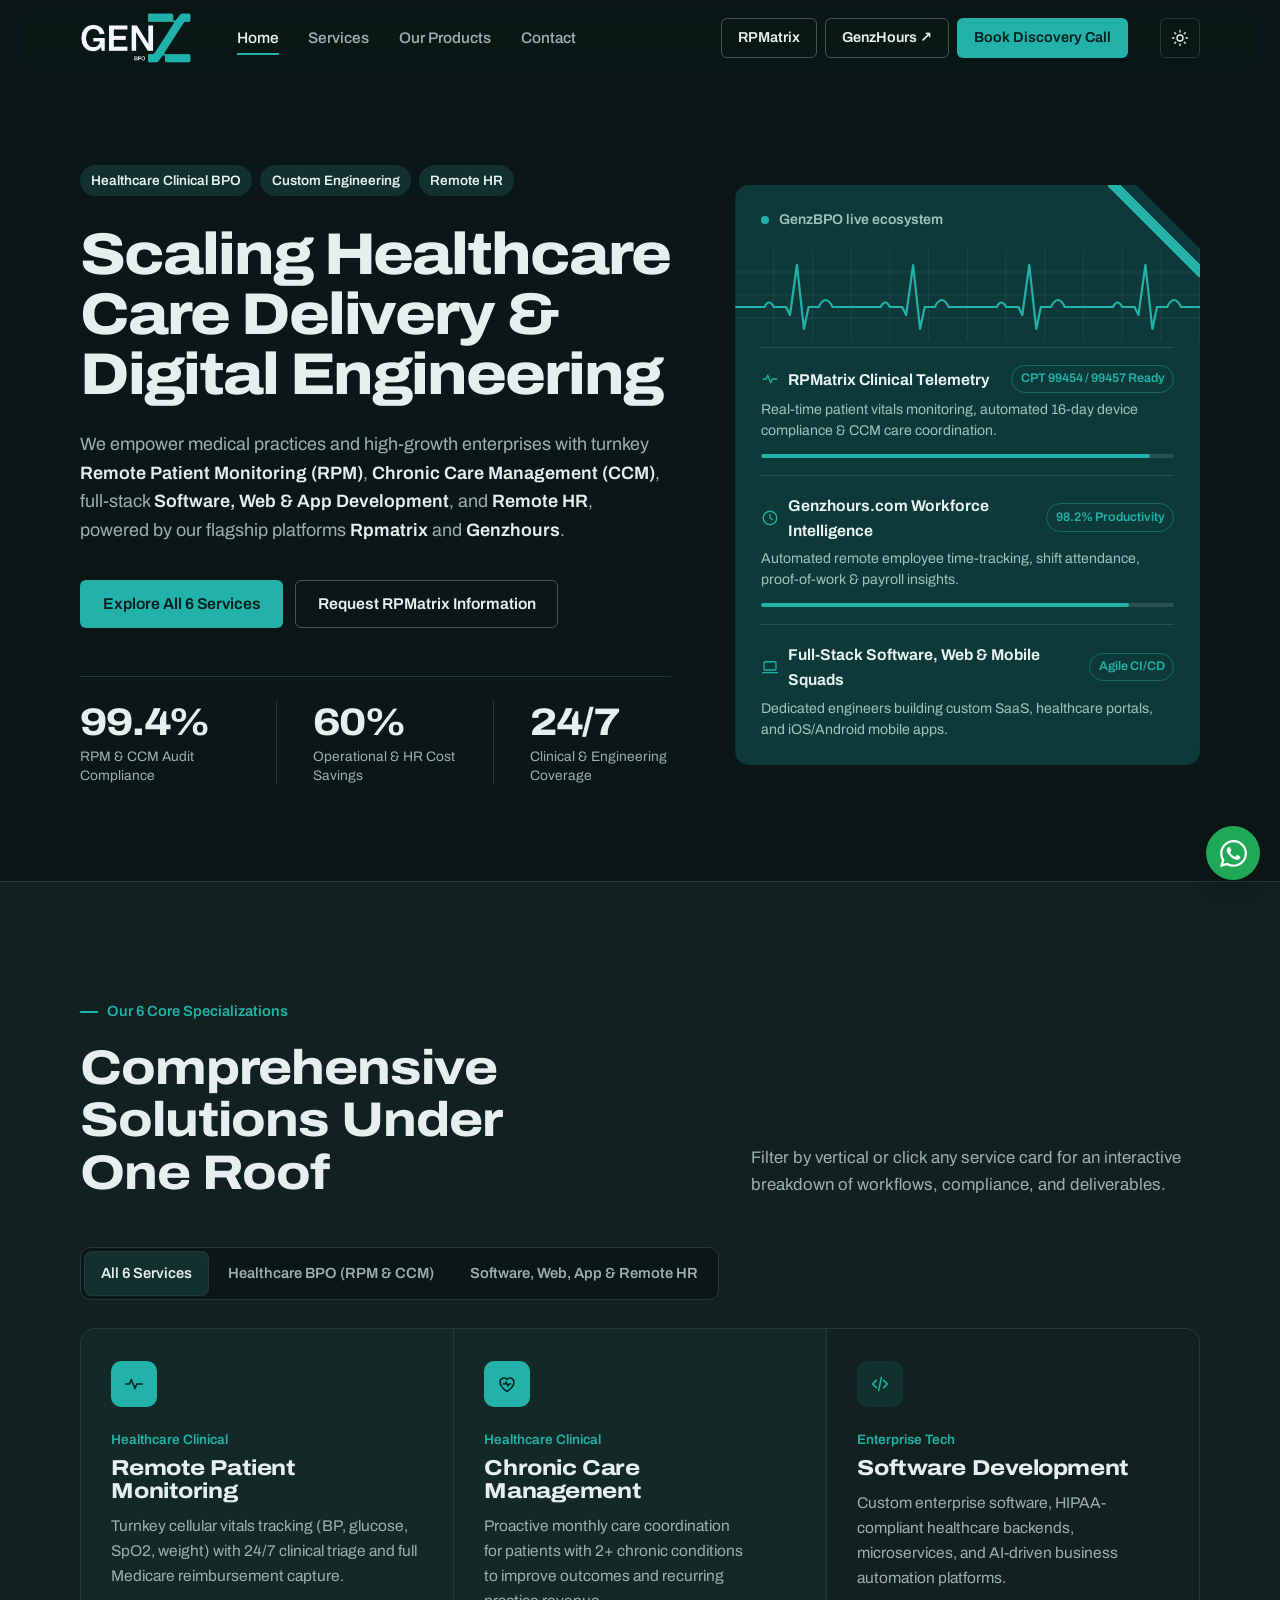
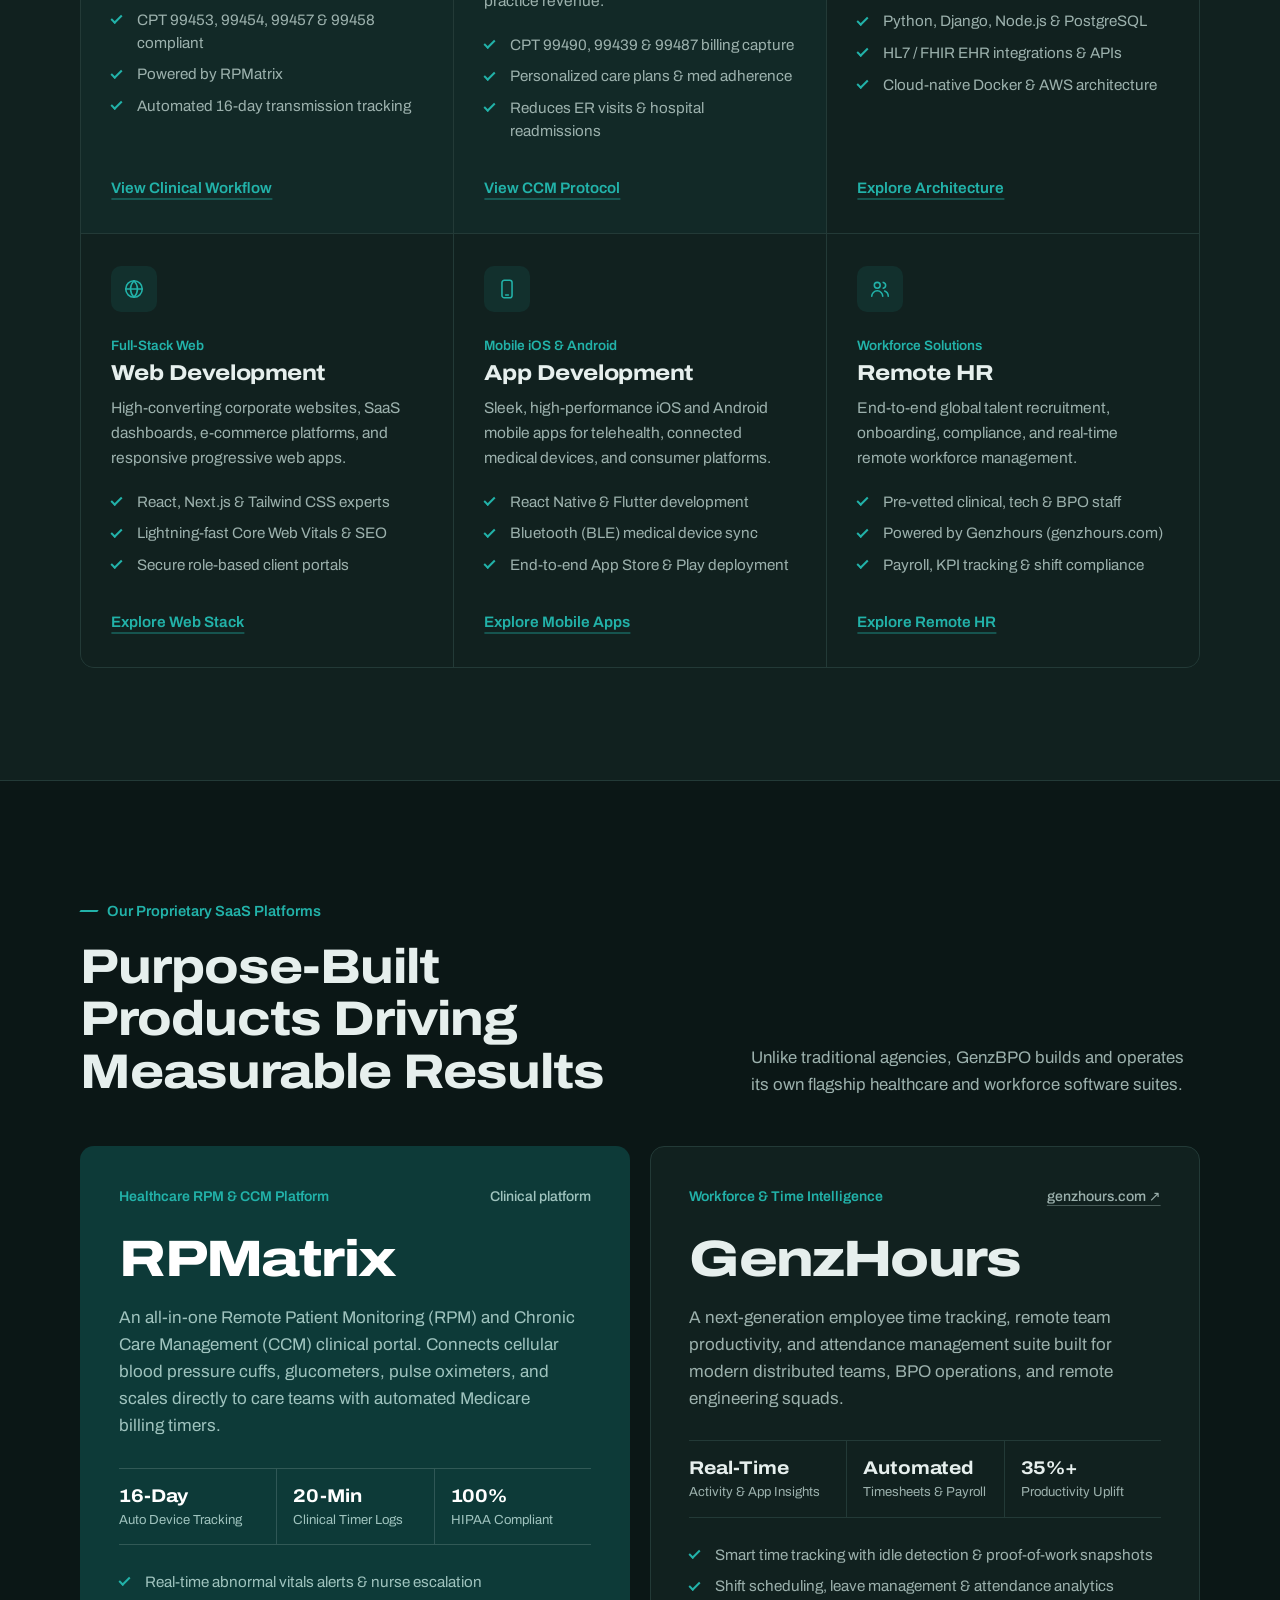
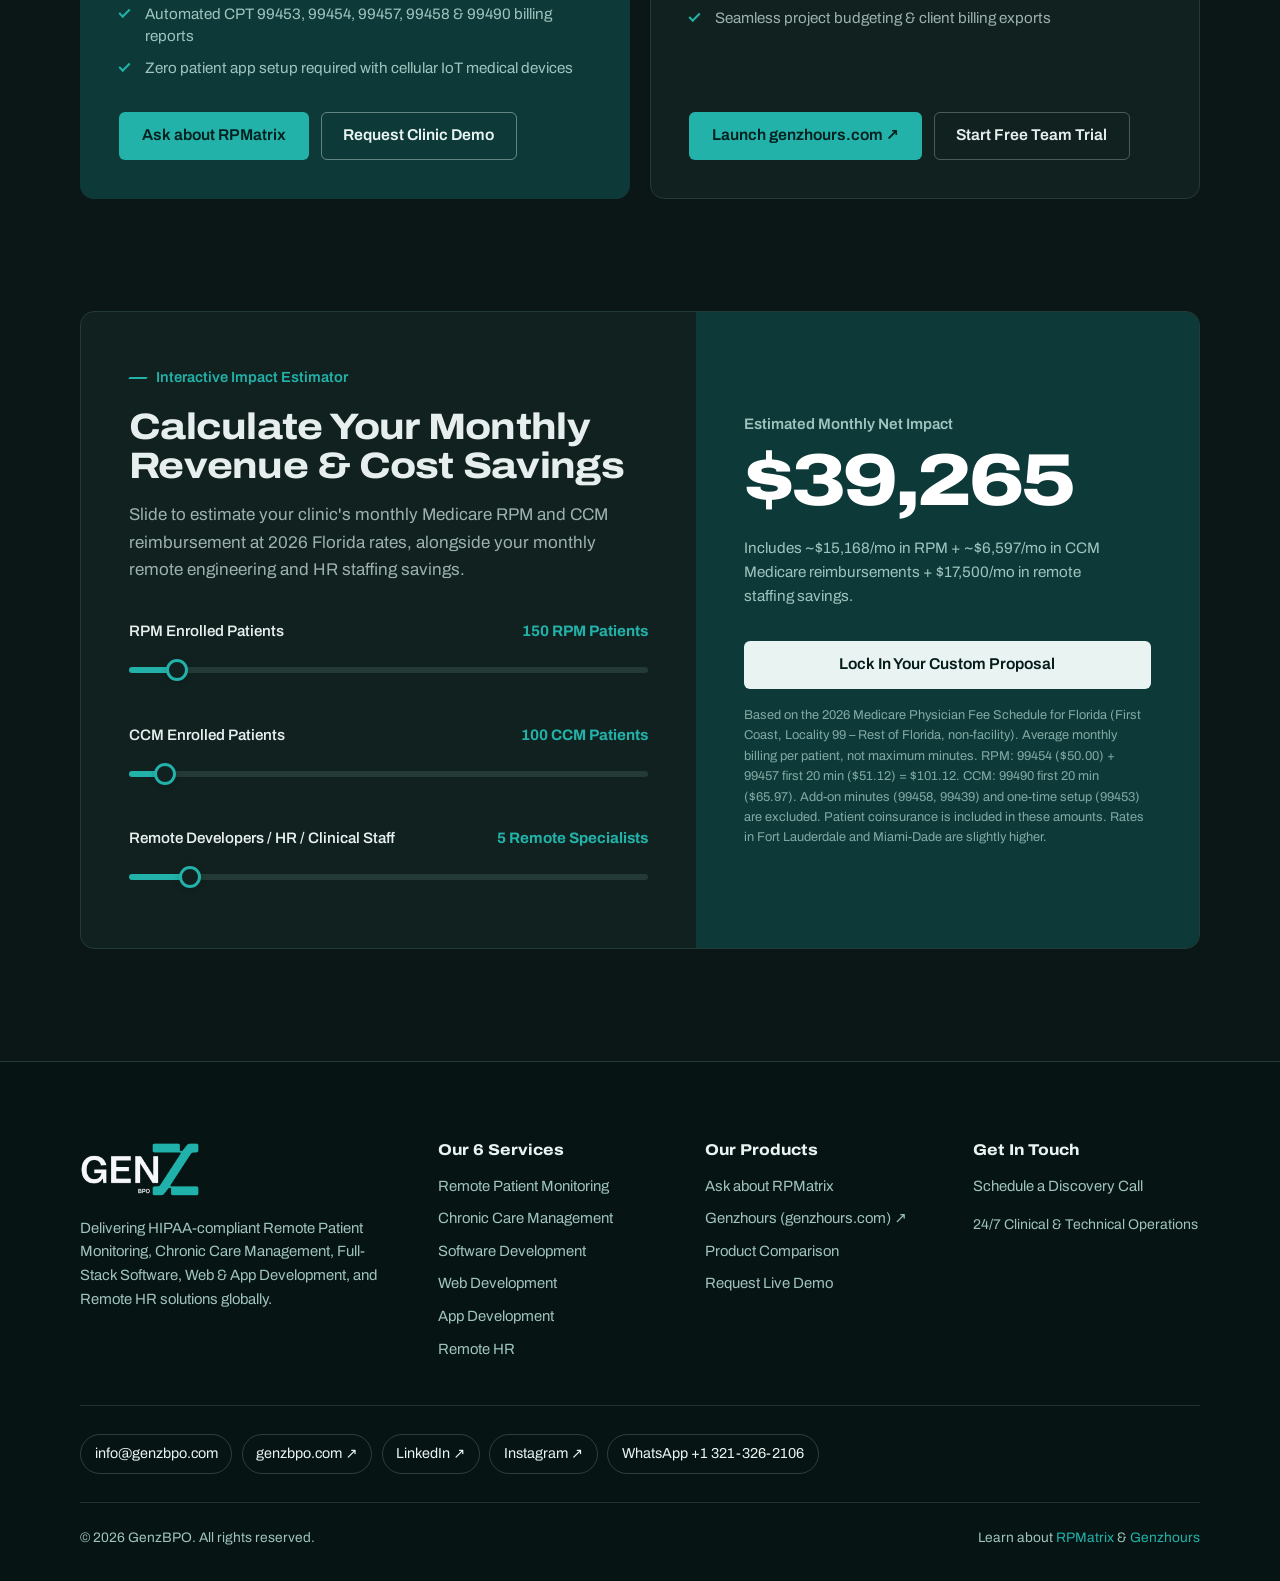
<file: index.html>
<!DOCTYPE html>
<html lang="en">
<head>
  <meta charset="UTF-8" />
  <meta name="viewport" content="width=device-width, initial-scale=1.0" />
  <title>GenzBPO | Remote Patient Monitoring, Chronic Care, Software &amp; Remote HR</title>
  <meta name="description" content="GenzBPO delivers HIPAA-compliant Remote Patient Monitoring (RPM), Chronic Care Management (CCM), custom software, web and app development, and Remote HR, powered by RPMatrix and Genzhours." />
  <link rel="canonical" href="https://genzbpo.com/" />
  <meta property="og:type" content="website" />
  <meta property="og:site_name" content="GenzBPO" />
  <meta property="og:title" content="GenzBPO: Remote Patient Monitoring, Chronic Care, Software &amp; Remote HR" />
  <meta property="og:description" content="GenzBPO delivers HIPAA-compliant Remote Patient Monitoring (RPM), Chronic Care Management (CCM), custom software, web and app development, and Remote HR, powered by RPMatrix and Genzhours." />
  <meta property="og:url" content="https://genzbpo.com/" />
  <meta property="og:image" content="https://genzbpo.com/og-image.png" />
  <meta property="og:image:width" content="1200" />
  <meta property="og:image:height" content="630" />
  <meta property="og:image:alt" content="GenzBPO logo" />
  <meta name="twitter:card" content="summary_large_image" />
  <meta name="twitter:title" content="GenzBPO: Remote Patient Monitoring, Chronic Care, Software &amp; Remote HR" />
  <meta name="twitter:description" content="GenzBPO delivers HIPAA-compliant Remote Patient Monitoring (RPM), Chronic Care Management (CCM), custom software, web and app development, and Remote HR, powered by RPMatrix and Genzhours." />
  <meta name="twitter:image" content="https://genzbpo.com/og-image.png" />
  <script type="application/ld+json">
  {
    "@context": "https://schema.org",
    "@type": "Organization",
    "name": "GenzBPO",
    "url": "https://genzbpo.com/",
    "logo": "https://genzbpo.com/logo-mark.png",
    "email": "info@genzbpo.com",
    "telephone": "+1-321-326-2106",
    "description": "GenzBPO delivers HIPAA-compliant Remote Patient Monitoring (RPM), Chronic Care Management (CCM), custom software, web and app development, and Remote HR, powered by RPMatrix and Genzhours.",
    "sameAs": [
      "https://www.linkedin.com/company/genz-bpo/",
      "https://www.instagram.com/genzbpo/",
      "https://genzhours.com"
    ],
    "contactPoint": [
      {
        "@type": "ContactPoint",
        "contactType": "sales",
        "email": "info@genzbpo.com",
        "telephone": "+1-321-326-2106",
        "availableLanguage": [
          "English"
        ]
      }
    ]
  }
  </script>
  <meta name="theme-color" content="#0a3f3d" />
  <link rel="icon" href="favicon.ico" sizes="any" />
  <link rel="icon" type="image/png" sizes="32x32" href="favicon-32.png" />
  <link rel="icon" type="image/png" sizes="16x16" href="favicon-16.png" />
  <link rel="apple-touch-icon" href="apple-touch-icon.png" />
  <link rel="preconnect" href="https://fonts.googleapis.com" />
  <link rel="preconnect" href="https://fonts.gstatic.com" crossorigin />
  <link rel="stylesheet" href="styles.css" />
  <script>try{if(localStorage.getItem('genzbpo-theme')==='light')document.documentElement.classList.add('pre-light')}catch(e){}</script>
</head>
<body class="home dark-mode">
  <script>if(document.documentElement.classList.contains('pre-light'))document.body.classList.remove('dark-mode')</script>
  <a class="skip-link" href="#main">Skip to content</a>

  <header class="navbar">
    <div class="container nav-container">
      <a href="index.html" class="logo" aria-label="GenzBPO home">
        <img src="logo.png" alt="GenzBPO" class="brand-logo-img brand-logo-light" width="112" height="51" />
        <img src="logo-dark.png" alt="" aria-hidden="true" class="brand-logo-img brand-logo-dark" width="112" height="51" />
      </a>

      <nav class="nav-links" id="navLinks" aria-label="Main">
        <a href="index.html" class="nav-link active" aria-current="page">Home</a>
        <a href="services.html" class="nav-link">Services</a>
        <a href="products.html" class="nav-link">Our Products</a>
        <a href="contact.html" class="nav-link">Contact</a>
        <a href="contact.html" class="btn btn-primary nav-drawer-cta">Book Discovery Call</a>
      </nav>

      <div class="nav-actions">
        <a href="contact.html?interest=rpmatrix" class="btn btn-outline btn-sm">RPMatrix</a>
        <a href="https://genzhours.com" target="_blank" rel="noopener" class="btn btn-outline btn-sm">GenzHours ↗</a>
        <a href="contact.html" class="btn btn-primary btn-sm">Book Discovery Call</a>
      </div>

      <button class="theme-toggle" id="themeToggle" type="button" aria-label="Switch to light mode" aria-pressed="true" title="Switch to light mode">
        <svg class="theme-icon theme-icon-moon" viewBox="0 0 24 24" aria-hidden="true"><path d="M20.2 15.4A8.5 8.5 0 0 1 8.6 3.8 8.5 8.5 0 1 0 20.2 15.4Z" /></svg>
        <svg class="theme-icon theme-icon-sun" viewBox="0 0 24 24" aria-hidden="true"><circle cx="12" cy="12" r="4" /><path d="M12 2v2m0 16v2M4.93 4.93l1.42 1.42m11.3 11.3 1.42 1.42M2 12h2m16 0h2M4.93 19.07l1.42-1.42m11.3-11.3 1.42-1.42" /></svg>
      </button>
      <button class="mobile-toggle" id="mobileToggle" type="button" aria-label="Open menu" aria-expanded="false" aria-controls="navLinks"><span class="bar"></span></button>
    </div>
  </header>

  <main id="main">
    <section class="hero">
      <div class="container hero-grid">
        <div>
          <ul class="hero-tags" aria-label="What we do">
            <li>Healthcare Clinical BPO</li>
            <li>Custom Engineering</li>
            <li>Remote HR</li>
          </ul>
          <h1 class="hero-title">Scaling Healthcare Care Delivery &amp; Digital Engineering</h1>
          <p class="hero-desc">
            We empower medical practices and high-growth enterprises with turnkey <strong>Remote Patient Monitoring (RPM)</strong>, <strong>Chronic Care Management (CCM)</strong>, full-stack <strong>Software, Web &amp; App Development</strong>, and <strong>Remote HR</strong>, powered by our flagship platforms <strong>Rpmatrix</strong> and <strong>Genzhours</strong>.
          </p>
          <div class="hero-buttons">
            <a href="services.html" class="btn btn-primary">Explore All 6 Services</a>
            <a href="contact.html?interest=rpmatrix" class="btn btn-outline">Request RPMatrix Information</a>
          </div>

          <dl class="hero-stats">
            <div class="stat-box"><dt>RPM &amp; CCM Audit Compliance</dt><dd>99.4%</dd></div>
            <div class="stat-box"><dt>Operational &amp; HR Cost Savings</dt><dd>60%</dd></div>
            <div class="stat-box"><dt>Clinical &amp; Engineering Coverage</dt><dd>24/7</dd></div>
          </dl>
        </div>

        <div class="monitor" role="group" aria-label="GenzBPO live ecosystem">
          <div class="monitor-head"><span class="live-dot" aria-hidden="true"></span>GenzBPO live ecosystem</div>
          <div class="trace" aria-hidden="true"><svg viewBox="0 0 600 92" preserveAspectRatio="none"><line class="grid-line" x1="0" y1="0" x2="0" y2="92"/><line class="grid-line" x1="50" y1="0" x2="50" y2="92"/><line class="grid-line" x1="100" y1="0" x2="100" y2="92"/><line class="grid-line" x1="150" y1="0" x2="150" y2="92"/><line class="grid-line" x1="200" y1="0" x2="200" y2="92"/><line class="grid-line" x1="250" y1="0" x2="250" y2="92"/><line class="grid-line" x1="300" y1="0" x2="300" y2="92"/><line class="grid-line" x1="350" y1="0" x2="350" y2="92"/><line class="grid-line" x1="400" y1="0" x2="400" y2="92"/><line class="grid-line" x1="450" y1="0" x2="450" y2="92"/><line class="grid-line" x1="500" y1="0" x2="500" y2="92"/><line class="grid-line" x1="550" y1="0" x2="550" y2="92"/><line class="grid-line" x1="600" y1="0" x2="600" y2="92"/><line class="grid-line" x1="0" y1="23" x2="600" y2="23"/><line class="grid-line" x1="0" y1="46" x2="600" y2="46"/><line class="grid-line" x1="0" y1="69" x2="600" y2="69"/><path class="ecg" pathLength="1" vector-effect="non-scaling-stroke" d="M0 58 H38 q6 -9 12 0 H66 l5 8 l9 -50 l9 64 l6 -22 H108 q9 -14 18 0 H150 H188 q6 -9 12 0 H216 l5 8 l9 -50 l9 64 l6 -22 H258 q9 -14 18 0 H300 H338 q6 -9 12 0 H366 l5 8 l9 -50 l9 64 l6 -22 H408 q9 -14 18 0 H450 H488 q6 -9 12 0 H516 l5 8 l9 -50 l9 64 l6 -22 H558 q9 -14 18 0 H600"/></svg></div>

          <div class="monitor-row">
            <div class="monitor-row-top">
              <strong><svg class="icon" viewBox="0 0 24 24" aria-hidden="true"><path d="M3 12h4l2-5 4 10 2-5h6"/></svg>RPMatrix Clinical Telemetry</strong>
              <span class="metric-pill">CPT 99454 / 99457 Ready</span>
            </div>
            <p>Real-time patient vitals monitoring, automated 16-day device compliance &amp; CCM care coordination.</p>
            <div class="progress-bar"><div class="progress-fill" style="width: 94%;"></div></div>
          </div>

          <div class="monitor-row">
            <div class="monitor-row-top">
              <strong><svg class="icon" viewBox="0 0 24 24" aria-hidden="true"><circle cx="12" cy="12" r="9"/><path d="M12 7v5l3.2 2"/></svg>Genzhours.com Workforce Intelligence</strong>
              <span class="metric-pill">98.2% Productivity</span>
            </div>
            <p>Automated remote employee time-tracking, shift attendance, proof-of-work &amp; payroll insights.</p>
            <div class="progress-bar"><div class="progress-fill" style="width: 89%;"></div></div>
          </div>

          <div class="monitor-row">
            <div class="monitor-row-top">
              <strong><svg class="icon" viewBox="0 0 24 24" aria-hidden="true"><rect x="4" y="5" width="16" height="11" rx="1.5"/><path d="M2 19.5h20"/></svg>Full-Stack Software, Web &amp; Mobile Squads</strong>
              <span class="metric-pill">Agile CI/CD</span>
            </div>
            <p>Dedicated engineers building custom SaaS, healthcare portals, and iOS/Android mobile apps.</p>
          </div>
        </div>
      </div>
    </section>

    <section class="section bg-mist" id="services">
      <div class="container">
        <div class="section-head">
          <div>
            <span class="kicker">Our 6 Core Specializations</span>
            <h2 class="section-title">Comprehensive Solutions Under One Roof</h2>
          </div>
          <p class="section-subtitle">Filter by vertical or click any service card for an interactive breakdown of workflows, compliance, and deliverables.</p>
        </div>

        <div class="filter-tabs" role="group" aria-label="Filter services">
          <button class="filter-btn active" type="button" data-filter="all" aria-pressed="true">All 6 Services</button>
          <button class="filter-btn" type="button" data-filter="healthcare" aria-pressed="false">Healthcare BPO (RPM &amp; CCM)</button>
          <button class="filter-btn" type="button" data-filter="engineering" aria-pressed="false">Software, Web, App &amp; Remote HR</button>
        </div>

        <div class="services-grid">
          <article class="service-card" data-category="healthcare">
            <div>
              <div class="service-icon"><svg class="icon" viewBox="0 0 24 24" aria-hidden="true"><path d="M3 12h4l2-5 4 10 2-5h6"/></svg></div>
              <span class="service-cat">Healthcare Clinical</span>
              <h3>Remote Patient Monitoring</h3>
              <p>Turnkey cellular vitals tracking (BP, glucose, SpO2, weight) with 24/7 clinical triage and full Medicare reimbursement capture.</p>
              <ul class="feature-list">
                <li>CPT 99453, 99454, 99457 &amp; 99458 compliant</li>
                <li>Powered by RPMatrix</li>
                <li>Automated 16-day transmission tracking</li>
              </ul>
            </div>
            <button class="text-link" type="button" data-service-modal="rpm">View Clinical Workflow</button>
          </article>
          <article class="service-card" data-category="healthcare">
            <div>
              <div class="service-icon"><svg class="icon" viewBox="0 0 24 24" aria-hidden="true"><path d="M12 20s-7.5-4.6-7.5-10.2A4.2 4.2 0 0 1 12 7.2a4.2 4.2 0 0 1 7.5 2.6C19.5 15.4 12 20 12 20Z"/><path d="M8 12h2l1-2 2 4 1-2h2"/></svg></div>
              <span class="service-cat">Healthcare Clinical</span>
              <h3>Chronic Care Management</h3>
              <p>Proactive monthly care coordination for patients with 2+ chronic conditions to improve outcomes and recurring practice revenue.</p>
              <ul class="feature-list">
                <li>CPT 99490, 99439 &amp; 99487 billing capture</li>
                <li>Personalized care plans &amp; med adherence</li>
                <li>Reduces ER visits &amp; hospital readmissions</li>
              </ul>
            </div>
            <button class="text-link" type="button" data-service-modal="ccm">View CCM Protocol</button>
          </article>
          <article class="service-card" data-category="engineering">
            <div>
              <div class="service-icon"><svg class="icon" viewBox="0 0 24 24" aria-hidden="true"><path d="m8 8-4 4 4 4M16 8l4 4-4 4M13.5 5l-3 14"/></svg></div>
              <span class="service-cat">Enterprise Tech</span>
              <h3>Software Development</h3>
              <p>Custom enterprise software, HIPAA-compliant healthcare backends, microservices, and AI-driven business automation platforms.</p>
              <ul class="feature-list">
                <li>Python, Django, Node.js &amp; PostgreSQL</li>
                <li>HL7 / FHIR EHR integrations &amp; APIs</li>
                <li>Cloud-native Docker &amp; AWS architecture</li>
              </ul>
            </div>
            <button class="text-link" type="button" data-service-modal="software">Explore Architecture</button>
          </article>
          <article class="service-card" data-category="engineering">
            <div>
              <div class="service-icon"><svg class="icon" viewBox="0 0 24 24" aria-hidden="true"><circle cx="12" cy="12" r="9"/><path d="M3 12h18M12 3c2.5 2.6 3.8 5.6 3.8 9s-1.3 6.4-3.8 9M12 3C9.5 5.6 8.2 8.6 8.2 12s1.3 6.4 3.8 9"/></svg></div>
              <span class="service-cat">Full-Stack Web</span>
              <h3>Web Development</h3>
              <p>High-converting corporate websites, SaaS dashboards, e-commerce platforms, and responsive progressive web apps.</p>
              <ul class="feature-list">
                <li>React, Next.js &amp; Tailwind CSS experts</li>
                <li>Lightning-fast Core Web Vitals &amp; SEO</li>
                <li>Secure role-based client portals</li>
              </ul>
            </div>
            <button class="text-link" type="button" data-service-modal="web">Explore Web Stack</button>
          </article>
          <article class="service-card" data-category="engineering">
            <div>
              <div class="service-icon"><svg class="icon" viewBox="0 0 24 24" aria-hidden="true"><rect x="6.5" y="2.5" width="11" height="19" rx="2.5"/><path d="M10.5 18.5h3"/></svg></div>
              <span class="service-cat">Mobile iOS &amp; Android</span>
              <h3>App Development</h3>
              <p>Sleek, high-performance iOS and Android mobile apps for telehealth, connected medical devices, and consumer platforms.</p>
              <ul class="feature-list">
                <li>React Native &amp; Flutter development</li>
                <li>Bluetooth (BLE) medical device sync</li>
                <li>End-to-end App Store &amp; Play deployment</li>
              </ul>
            </div>
            <button class="text-link" type="button" data-service-modal="app">Explore Mobile Apps</button>
          </article>
          <article class="service-card" data-category="engineering">
            <div>
              <div class="service-icon"><svg class="icon" viewBox="0 0 24 24" aria-hidden="true"><circle cx="9" cy="8" r="3.2"/><path d="M3 20c0-3.3 2.7-6 6-6s6 2.7 6 6"/><path d="M15.5 4.8a3.2 3.2 0 0 1 0 6.3M21 20c0-2.7-1.6-5-3.9-5.8"/></svg></div>
              <span class="service-cat">Workforce Solutions</span>
              <h3>Remote HR</h3>
              <p>End-to-end global talent recruitment, onboarding, compliance, and real-time remote workforce management.</p>
              <ul class="feature-list">
                <li>Pre-vetted clinical, tech &amp; BPO staff</li>
                <li>Powered by Genzhours (genzhours.com)</li>
                <li>Payroll, KPI tracking &amp; shift compliance</li>
              </ul>
            </div>
            <button class="text-link" type="button" data-service-modal="hr">Explore Remote HR</button>
          </article>
        </div>
      </div>
    </section>

    <section class="section" id="products">
      <div class="container">
        <div class="section-head">
          <div>
            <span class="kicker">Our Proprietary SaaS Platforms</span>
            <h2 class="section-title">Purpose-Built Products Driving Measurable Results</h2>
          </div>
          <p class="section-subtitle">Unlike traditional agencies, GenzBPO builds and operates its own flagship healthcare and workforce software suites.</p>
        </div>

        <div class="products-grid">
        <article class="product-card is-rpm">
          <div>
            <div class="product-top">
              <span class="product-tag">Healthcare RPM &amp; CCM Platform</span>
              <span class="product-domain">Clinical platform</span>
            </div>
            <h3 class="product-title">RPMatrix</h3>
            <p class="product-desc">An all-in-one Remote Patient Monitoring (RPM) and Chronic Care Management (CCM) clinical portal. Connects cellular blood pressure cuffs, glucometers, pulse oximeters, and scales directly to care teams with automated Medicare billing timers.</p>
            <div class="product-metrics">
              <div><strong>16-Day</strong><span>Auto Device Tracking</span></div>
              <div><strong>20-Min</strong><span>Clinical Timer Logs</span></div>
              <div><strong>100%</strong><span>HIPAA Compliant</span></div>
            </div>
            <ul class="feature-list">
              <li>Real-time abnormal vitals alerts &amp; nurse escalation</li>
              <li>Automated CPT 99453, 99454, 99457, 99458 &amp; 99490 billing reports</li>
              <li>Zero patient app setup required with cellular IoT medical devices</li>
            </ul>
          </div>
          <div class="product-actions">
            <a href="contact.html?interest=rpmatrix" class="btn btn-z">Ask about RPMatrix</a>
            <a href="contact.html" class="btn btn-ghost-light">Request Clinic Demo</a>
          </div>
        </article>

        <article class="product-card is-gh">
          <div>
            <div class="product-top">
              <span class="product-tag">Workforce &amp; Time Intelligence</span>
              <a href="https://genzhours.com" target="_blank" rel="noopener" class="product-domain">genzhours.com ↗</a>
            </div>
            <h3 class="product-title">GenzHours</h3>
            <p class="product-desc">A next-generation employee time tracking, remote team productivity, and attendance management suite built for modern distributed teams, BPO operations, and remote engineering squads.</p>
            <div class="product-metrics">
              <div><strong>Real-Time</strong><span>Activity &amp; App Insights</span></div>
              <div><strong>Automated</strong><span>Timesheets &amp; Payroll</span></div>
              <div><strong>35%+</strong><span>Productivity Uplift</span></div>
            </div>
            <ul class="feature-list">
              <li>Smart time tracking with idle detection &amp; proof-of-work snapshots</li>
              <li>Shift scheduling, leave management &amp; attendance analytics</li>
              <li>Seamless project budgeting &amp; client billing exports</li>
            </ul>
          </div>
          <div class="product-actions">
            <a href="https://genzhours.com" target="_blank" rel="noopener" class="btn btn-primary">Launch genzhours.com ↗</a>
            <a href="contact.html" class="btn btn-outline">Start Free Team Trial</a>
          </div>
        </article>
        </div>
      </div>
    </section>

    <section class="section section-tight" aria-labelledby="calcTitle">
      <div class="container">
        <div class="calculator-box">
          <div class="calc-inputs">
            <span class="kicker">Interactive Impact Estimator</span>
            <h2 id="calcTitle">Calculate Your Monthly Revenue &amp; Cost Savings</h2>
            <p>Slide to estimate your clinic's monthly Medicare RPM and CCM reimbursement at 2026 Florida rates, alongside your monthly remote engineering and HR staffing savings.</p>

            <div class="range-group">
              <div class="range-label">
                <label for="rpmRange">RPM Enrolled Patients</label>
                <output id="rpmVal" class="range-value" for="rpmRange">150 RPM Patients</output>
              </div>
              <input type="range" id="rpmRange" class="range-input" min="0" max="2000" step="25" value="150" />
            </div>

            <div class="range-group">
              <div class="range-label">
                <label for="ccmRange">CCM Enrolled Patients</label>
                <output id="ccmVal" class="range-value" for="ccmRange">100 CCM Patients</output>
              </div>
              <input type="range" id="ccmRange" class="range-input" min="0" max="2000" step="25" value="100" />
            </div>

            <div class="range-group">
              <div class="range-label">
                <label for="devRange">Remote Developers / HR / Clinical Staff</label>
                <output id="devVal" class="range-value" for="devRange">5 Remote Specialists</output>
              </div>
              <input type="range" id="devRange" class="range-input" min="0" max="50" step="1" value="5" />
            </div>
          </div>

          <div class="calc-result" aria-live="polite">
            <span class="calc-result-label">Estimated Monthly Net Impact</span>
            <div class="calc-amount" id="totalRoiResult">$39,265</div>
            <p class="calc-breakdown" id="roiBreakdown">Includes ~$15,168/mo in RPM + ~$6,597/mo in CCM Medicare reimbursements + $17,500/mo in remote staffing savings.</p>
            <a href="contact.html" class="btn btn-light btn-block">Lock In Your Custom Proposal</a>
            <p class="calc-note">Based on the 2026 Medicare Physician Fee Schedule for Florida (First Coast, Locality 99 – Rest of Florida, non-facility). Average monthly billing per patient, not maximum minutes. RPM: 99454 ($50.00) + 99457 first 20 min ($51.12) = $101.12. CCM: 99490 first 20 min ($65.97). Add-on minutes (99458, 99439) and one-time setup (99453) are excluded. Patient coinsurance is included in these amounts. Rates in Fort Lauderdale and Miami-Dade are slightly higher.</p>
          </div>
        </div>
      </div>
    </section>

    <div class="modal-overlay" id="serviceModal" role="dialog" aria-modal="true" aria-labelledby="modalTitle" aria-hidden="true">
      <div class="modal-box">
        <button class="modal-close" id="modalClose" type="button" aria-label="Close">✕</button>
        <span class="modal-badge" id="modalBadge">Service Overview</span>
        <h3 id="modalTitle">Service Title</h3>
        <p id="modalDesc"></p>
        <ul class="feature-list" id="modalList"></ul>
        <div class="modal-actions">
          <a href="contact.html" class="btn btn-primary">Schedule Consultation</a>
          <a href="services.html" class="btn btn-outline">Full Services Page</a>
        </div>
      </div>
    </div>
  </main>

  <footer class="footer">
    <div class="container">
      <div class="footer-grid">
        <div class="footer-col">
          <a href="index.html" class="logo" aria-label="GenzBPO home">
            <img src="logo-dark.png" alt="GenzBPO" class="brand-logo-img brand-logo-dark" width="120" height="55" />
          </a>
          <p>Delivering HIPAA-compliant Remote Patient Monitoring, Chronic Care Management, Full-Stack Software, Web &amp; App Development, and Remote HR solutions globally.</p>
        </div>

        <div class="footer-col">
          <h2>Our 6 Services</h2>
          <ul class="footer-links">
            <li><a href="services.html#rpm">Remote Patient Monitoring</a></li>
            <li><a href="services.html#ccm">Chronic Care Management</a></li>
            <li><a href="services.html#software">Software Development</a></li>
            <li><a href="services.html#web">Web Development</a></li>
            <li><a href="services.html#app">App Development</a></li>
            <li><a href="services.html#hr">Remote HR</a></li>
          </ul>
        </div>

        <div class="footer-col">
          <h2>Our Products</h2>
          <ul class="footer-links">
            <li><a href="contact.html?interest=rpmatrix">Ask about RPMatrix</a></li>
            <li><a href="https://genzhours.com" target="_blank" rel="noopener">Genzhours (genzhours.com) ↗</a></li>
            <li><a href="products.html">Product Comparison</a></li>
            <li><a href="contact.html">Request Live Demo</a></li>
          </ul>
        </div>

        <div class="footer-col">
          <h2>Get In Touch</h2>
          <ul class="footer-links">
            <li><a href="contact.html">Schedule a Discovery Call</a></li>
            <li class="footer-note">24/7 Clinical &amp; Technical Operations</li>
          </ul>
        </div>
      </div>

      <div class="footer-contact-links" aria-label="Company contact and social links">
        <a href="mailto:info@genzbpo.com">info@genzbpo.com</a>
        <a href="https://genzbpo.com" target="_blank" rel="noopener noreferrer">genzbpo.com ↗</a>
        <a href="https://www.linkedin.com/company/genz-bpo/" target="_blank" rel="noopener noreferrer">LinkedIn ↗</a>
        <a href="https://www.instagram.com/genzbpo/" target="_blank" rel="noopener noreferrer">Instagram ↗</a>
        <a href="https://wa.me/13213262106" target="_blank" rel="noopener noreferrer">WhatsApp +1 321-326-2106</a>
      </div>

      <div class="footer-bottom">
        <span>© 2026 GenzBPO. All rights reserved.</span>
        <span>Learn about <a href="contact.html?interest=rpmatrix">RPMatrix</a> &amp; <a href="https://genzhours.com" target="_blank" rel="noopener">Genzhours</a></span>
      </div>
    </div>
  </footer>

  <a class="whatsapp-float" href="https://wa.me/13213262106" target="_blank" rel="noopener noreferrer" aria-label="Chat with GenzBPO on WhatsApp at +1 321-326-2106" title="WhatsApp +1 321-326-2106">
    <svg viewBox="0 0 24 24" aria-hidden="true"><path fill="currentColor" d="M17.472 14.382c-.297-.149-1.758-.867-2.03-.967-.273-.099-.471-.148-.67.15-.197.297-.767.966-.94 1.164-.173.198-.347.223-.644.075-.297-.15-1.255-.463-2.39-1.475-.883-.788-1.48-1.761-1.653-2.059-.173-.297-.018-.458.13-.606.134-.133.298-.347.446-.52.149-.174.198-.298.298-.497.099-.198.05-.371-.025-.52-.074-.149-.669-1.611-.916-2.206-.242-.579-.487-.5-.669-.51l-.57-.01c-.198 0-.52.074-.792.372s-1.04 1.016-1.04 2.479 1.064 2.876 1.213 3.074c.149.198 2.095 3.2 5.076 4.487.709.306 1.262.489 1.694.626.712.226 1.36.194 1.872.118.571-.085 1.758-.719 2.006-1.413.247-.694.247-1.289.173-1.413-.074-.124-.272-.198-.57-.347m-5.421 7.403h-.004a9.87 9.87 0 01-5.031-1.378l-.361-.214-3.741.982.998-3.648-.235-.374a9.86 9.86 0 01-1.51-5.26c.002-5.45 4.44-9.886 9.893-9.886a9.82 9.82 0 016.99 2.896 9.82 9.82 0 012.892 6.997c-.003 5.45-4.44 9.887-9.891 9.887m8.41-18.297A11.815 11.815 0 0012.05 0C5.495 0 .16 5.335.157 11.892c-.001 2.096.547 4.142 1.588 5.945L.057 24l6.3-1.654a11.882 11.882 0 005.683 1.448h.005c6.554 0 11.89-5.335 11.893-11.893a11.821 11.821 0 00-3.479-8.413Z"/></svg>
  </a>

  <script src="script.js"></script>
</body>
</html>
</file>
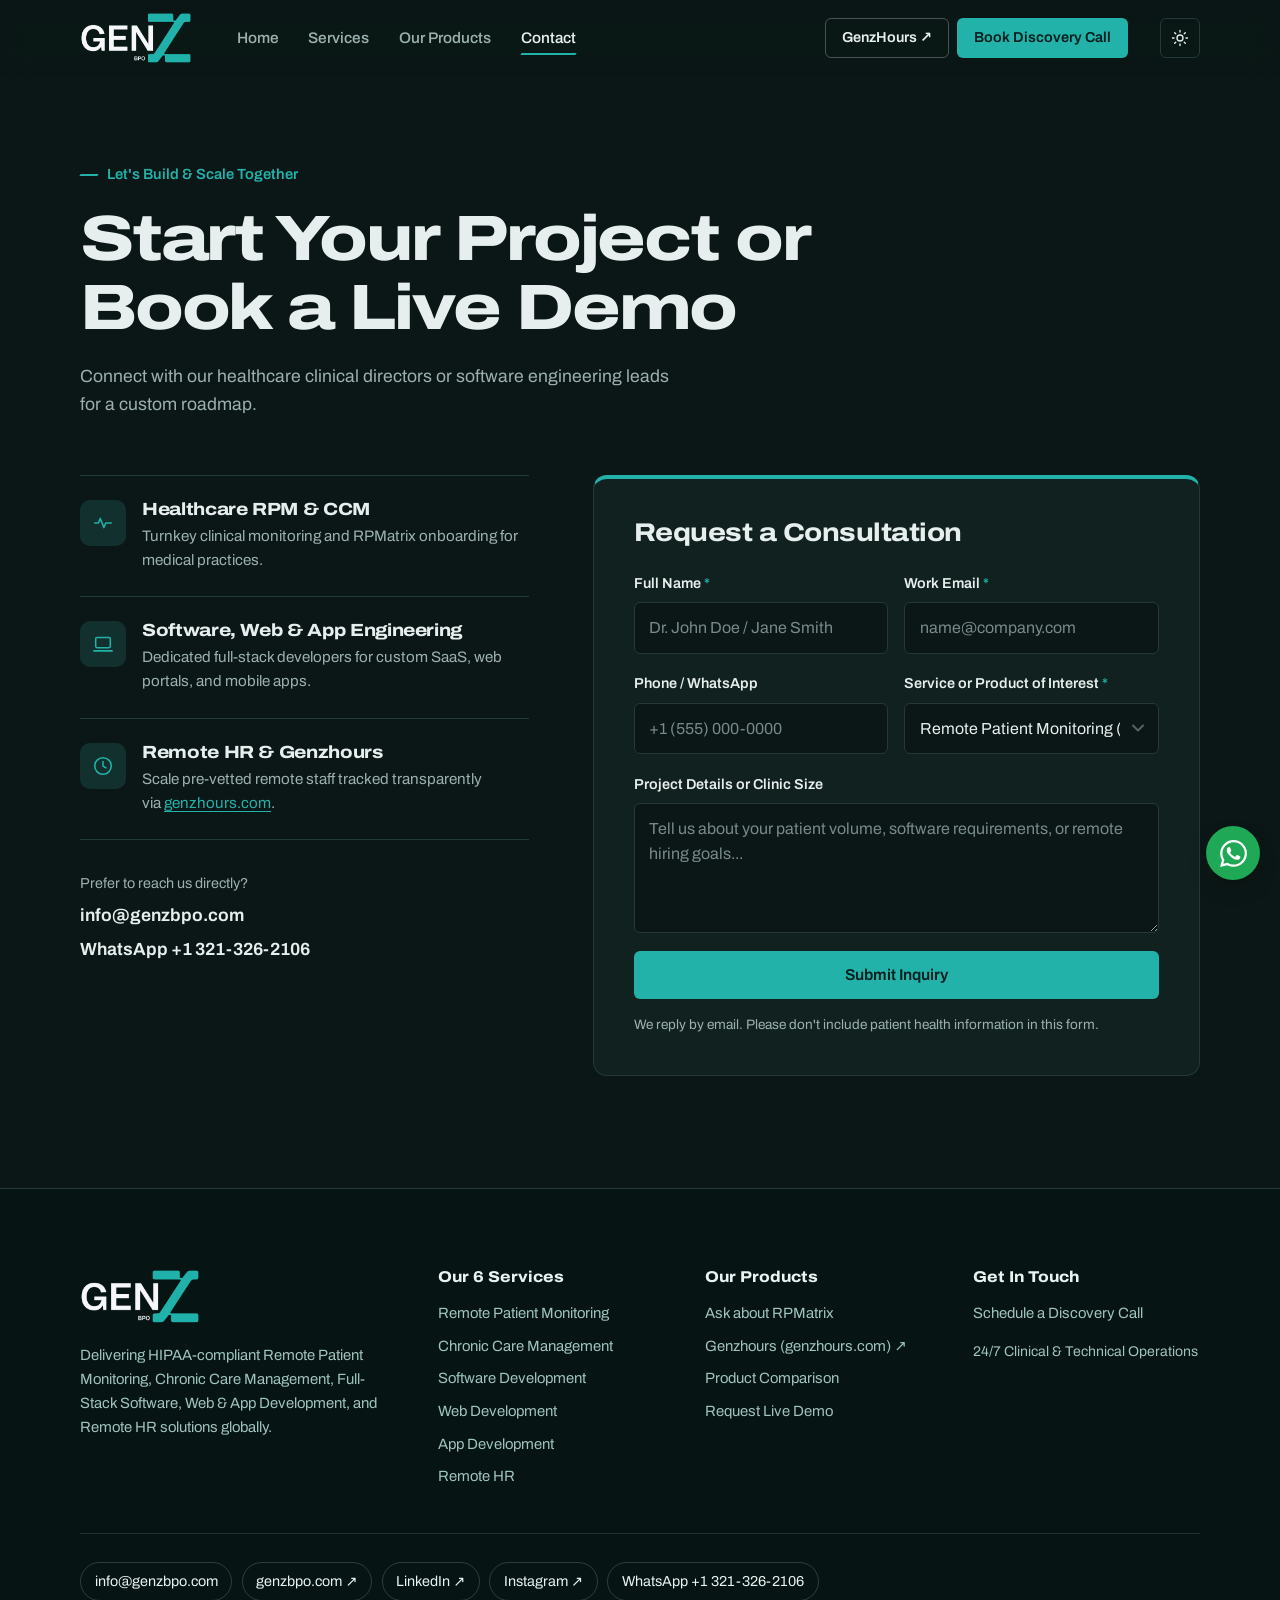
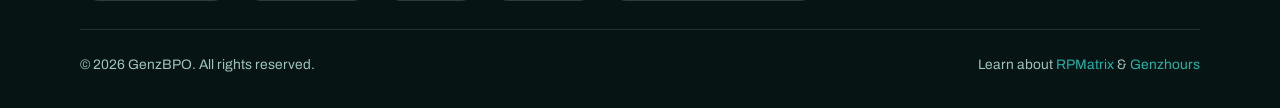
<file: contact.html>
<!DOCTYPE html>
<html lang="en">
<head>
  <meta charset="UTF-8" />
  <meta name="viewport" content="width=device-width, initial-scale=1.0" />
  <title>Contact Us | GenzBPO: Schedule a Consultation or Product Demo</title>
  <meta name="description" content="Book a discovery call or product demo with GenzBPO for RPM, CCM, software development or Remote HR. Email info@genzbpo.com or WhatsApp +1 321-326-2106." />
  <link rel="canonical" href="https://genzbpo.com/contact.html" />
  <meta property="og:type" content="website" />
  <meta property="og:site_name" content="GenzBPO" />
  <meta property="og:title" content="Contact GenzBPO: Book a Discovery Call or Product Demo" />
  <meta property="og:description" content="Book a discovery call or product demo with GenzBPO for RPM, CCM, software development or Remote HR. Email info@genzbpo.com or WhatsApp +1 321-326-2106." />
  <meta property="og:url" content="https://genzbpo.com/contact.html" />
  <meta property="og:image" content="https://genzbpo.com/og-image.png" />
  <meta property="og:image:width" content="1200" />
  <meta property="og:image:height" content="630" />
  <meta property="og:image:alt" content="GenzBPO logo" />
  <meta name="twitter:card" content="summary_large_image" />
  <meta name="twitter:title" content="Contact GenzBPO: Book a Discovery Call or Product Demo" />
  <meta name="twitter:description" content="Book a discovery call or product demo with GenzBPO for RPM, CCM, software development or Remote HR. Email info@genzbpo.com or WhatsApp +1 321-326-2106." />
  <meta name="twitter:image" content="https://genzbpo.com/og-image.png" />
  <meta name="theme-color" content="#0a3f3d" />
  <link rel="icon" href="favicon.ico" sizes="any" />
  <link rel="icon" type="image/png" sizes="32x32" href="favicon-32.png" />
  <link rel="icon" type="image/png" sizes="16x16" href="favicon-16.png" />
  <link rel="apple-touch-icon" href="apple-touch-icon.png" />
  <link rel="preconnect" href="https://fonts.googleapis.com" />
  <link rel="preconnect" href="https://fonts.gstatic.com" crossorigin />
  <link rel="stylesheet" href="styles.css" />
  <script>try{if(localStorage.getItem('genzbpo-theme')==='light')document.documentElement.classList.add('pre-light')}catch(e){}</script>
</head>
<body class="page-contact dark-mode">
  <script>if(document.documentElement.classList.contains('pre-light'))document.body.classList.remove('dark-mode')</script>
  <a class="skip-link" href="#main">Skip to content</a>

  <header class="navbar">
    <div class="container nav-container">
      <a href="index.html" class="logo" aria-label="GenzBPO home">
        <img src="logo.png" alt="GenzBPO" class="brand-logo-img brand-logo-light" width="112" height="51" />
        <img src="logo-dark.png" alt="" aria-hidden="true" class="brand-logo-img brand-logo-dark" width="112" height="51" />
      </a>

      <nav class="nav-links" id="navLinks" aria-label="Main">
        <a href="index.html" class="nav-link">Home</a>
        <a href="services.html" class="nav-link">Services</a>
        <a href="products.html" class="nav-link">Our Products</a>
        <a href="contact.html" class="nav-link active" aria-current="page">Contact</a>
        <a href="contact.html" class="btn btn-primary nav-drawer-cta">Book Discovery Call</a>
      </nav>

      <div class="nav-actions">
        <a href="https://genzhours.com" target="_blank" rel="noopener" class="btn btn-outline btn-sm">GenzHours ↗</a>
        <a href="contact.html" class="btn btn-primary btn-sm">Book Discovery Call</a>
      </div>

      <button class="theme-toggle" id="themeToggle" type="button" aria-label="Switch to light mode" aria-pressed="true" title="Switch to light mode">
        <svg class="theme-icon theme-icon-moon" viewBox="0 0 24 24" aria-hidden="true"><path d="M20.2 15.4A8.5 8.5 0 0 1 8.6 3.8 8.5 8.5 0 1 0 20.2 15.4Z" /></svg>
        <svg class="theme-icon theme-icon-sun" viewBox="0 0 24 24" aria-hidden="true"><circle cx="12" cy="12" r="4" /><path d="M12 2v2m0 16v2M4.93 4.93l1.42 1.42m11.3 11.3 1.42 1.42M2 12h2m16 0h2M4.93 19.07l1.42-1.42m11.3-11.3 1.42-1.42" /></svg>
      </button>
      <button class="mobile-toggle" id="mobileToggle" type="button" aria-label="Open menu" aria-expanded="false" aria-controls="navLinks"><span class="bar"></span></button>
    </div>
  </header>

  <main id="main">
    <section class="page-head">
      <div class="container">
        <span class="kicker">Let's Build &amp; Scale Together</span>
        <h1 class="section-title">Start Your Project or Book a Live Demo</h1>
        <p class="section-subtitle">Connect with our healthcare clinical directors or software engineering leads for a custom roadmap.</p>
      </div>
    </section>

    <section class="section section-tight">
      <div class="container contact-grid">
        <div>
          <div class="info-list">
            <div class="info-card">
              <div class="info-icon"><svg class="icon" viewBox="0 0 24 24" aria-hidden="true"><path d="M3 12h4l2-5 4 10 2-5h6"/></svg></div>
              <div>
                <h3>Healthcare RPM &amp; CCM</h3>
                <p>Turnkey clinical monitoring and RPMatrix onboarding for medical practices.</p>
              </div>
            </div>
            <div class="info-card">
              <div class="info-icon"><svg class="icon" viewBox="0 0 24 24" aria-hidden="true"><rect x="4" y="5" width="16" height="11" rx="1.5"/><path d="M2 19.5h20"/></svg></div>
              <div>
                <h3>Software, Web &amp; App Engineering</h3>
                <p>Dedicated full-stack developers for custom SaaS, web portals, and mobile apps.</p>
              </div>
            </div>
            <div class="info-card">
              <div class="info-icon"><svg class="icon" viewBox="0 0 24 24" aria-hidden="true"><circle cx="12" cy="12" r="9"/><path d="M12 7v5l3.2 2"/></svg></div>
              <div>
                <h3>Remote HR &amp; Genzhours</h3>
                <p>Scale pre-vetted remote staff tracked transparently via <a href="https://genzhours.com" target="_blank" rel="noopener">genzhours.com</a>.</p>
              </div>
            </div>
          </div>
          <div class="direct-lines">
            <span>Prefer to reach us directly?</span>
            <a href="mailto:info@genzbpo.com">info@genzbpo.com</a>
            <a href="https://wa.me/13213262106" target="_blank" rel="noopener noreferrer">WhatsApp +1 321-326-2106</a>
          </div>
        </div>

        <div class="contact-form-card">
          <h2>Request a Consultation</h2>
          <form id="contactForm">
            <div class="form-row">
              <div class="form-group">
                <label for="fullName">Full Name <span class="req" aria-hidden="true">*</span></label>
                <input type="text" id="fullName" name="fullName" class="form-control" placeholder="Dr. John Doe / Jane Smith" autocomplete="name" required />
              </div>
              <div class="form-group">
                <label for="email">Work Email <span class="req" aria-hidden="true">*</span></label>
                <input type="email" id="email" name="email" class="form-control" placeholder="name@company.com" autocomplete="email" required />
              </div>
            </div>

            <div class="form-row">
              <div class="form-group">
                <label for="phone">Phone / WhatsApp</label>
                <input type="tel" id="phone" name="phone" class="form-control" placeholder="+1 (555) 000-0000" autocomplete="tel" />
              </div>
              <div class="form-group">
                <label for="serviceInterest">Service or Product of Interest <span class="req" aria-hidden="true">*</span></label>
                <select id="serviceInterest" name="serviceInterest" class="form-control" required>
                  <option value="Remote Patient Monitoring (RPM)">Remote Patient Monitoring (RPM)</option>
                  <option value="Chronic Care Management (CCM)">Chronic Care Management (CCM)</option>
                  <option value="Software Development">Software Development</option>
                  <option value="Web Development">Web Development</option>
                  <option value="App Development">App Development</option>
                  <option value="Remote HR">Remote HR</option>
                  <option value="RPMatrix Product Demo">Product: RPMatrix</option>
                  <option value="Genzhours (genzhours.com) Demo">Product: Genzhours (genzhours.com)</option>
                </select>
              </div>
            </div>

            <div class="form-group">
              <label for="message">Project Details or Clinic Size</label>
              <textarea id="message" name="message" rows="4" class="form-control" placeholder="Tell us about your patient volume, software requirements, or remote hiring goals..."></textarea>
            </div>

            <div class="form-hp" aria-hidden="true">
              <label for="hpWebsite">Leave this field empty</label>
              <input type="text" id="hpWebsite" name="_honey" tabindex="-1" autocomplete="off" />
            </div>

            <button type="submit" class="btn btn-primary btn-block" id="formSubmit">Submit Inquiry</button>
            <p class="form-note">We reply by email. Please don't include patient health information in this form.</p>

            <div id="formStatus" class="form-status" role="status" hidden></div>
          </form>
        </div>
      </div>
    </section>
  </main>

  <footer class="footer">
    <div class="container">
      <div class="footer-grid">
        <div class="footer-col">
          <a href="index.html" class="logo" aria-label="GenzBPO home">
            <img src="logo-dark.png" alt="GenzBPO" class="brand-logo-img brand-logo-dark" width="120" height="55" />
          </a>
          <p>Delivering HIPAA-compliant Remote Patient Monitoring, Chronic Care Management, Full-Stack Software, Web &amp; App Development, and Remote HR solutions globally.</p>
        </div>

        <div class="footer-col">
          <h2>Our 6 Services</h2>
          <ul class="footer-links">
            <li><a href="services.html#rpm">Remote Patient Monitoring</a></li>
            <li><a href="services.html#ccm">Chronic Care Management</a></li>
            <li><a href="services.html#software">Software Development</a></li>
            <li><a href="services.html#web">Web Development</a></li>
            <li><a href="services.html#app">App Development</a></li>
            <li><a href="services.html#hr">Remote HR</a></li>
          </ul>
        </div>

        <div class="footer-col">
          <h2>Our Products</h2>
          <ul class="footer-links">
            <li><a href="contact.html?interest=rpmatrix">Ask about RPMatrix</a></li>
            <li><a href="https://genzhours.com" target="_blank" rel="noopener">Genzhours (genzhours.com) ↗</a></li>
            <li><a href="products.html">Product Comparison</a></li>
            <li><a href="contact.html">Request Live Demo</a></li>
          </ul>
        </div>

        <div class="footer-col">
          <h2>Get In Touch</h2>
          <ul class="footer-links">
            <li><a href="contact.html">Schedule a Discovery Call</a></li>
            <li class="footer-note">24/7 Clinical &amp; Technical Operations</li>
          </ul>
        </div>
      </div>

      <div class="footer-contact-links" aria-label="Company contact and social links">
        <a href="mailto:info@genzbpo.com">info@genzbpo.com</a>
        <a href="https://genzbpo.com" target="_blank" rel="noopener noreferrer">genzbpo.com ↗</a>
        <a href="https://www.linkedin.com/company/genz-bpo/" target="_blank" rel="noopener noreferrer">LinkedIn ↗</a>
        <a href="https://www.instagram.com/genzbpo/" target="_blank" rel="noopener noreferrer">Instagram ↗</a>
        <a href="https://wa.me/13213262106" target="_blank" rel="noopener noreferrer">WhatsApp +1 321-326-2106</a>
      </div>

      <div class="footer-bottom">
        <span>© 2026 GenzBPO. All rights reserved.</span>
        <span>Learn about <a href="contact.html?interest=rpmatrix">RPMatrix</a> &amp; <a href="https://genzhours.com" target="_blank" rel="noopener">Genzhours</a></span>
      </div>
    </div>
  </footer>

  <a class="whatsapp-float" href="https://wa.me/13213262106" target="_blank" rel="noopener noreferrer" aria-label="Chat with GenzBPO on WhatsApp at +1 321-326-2106" title="WhatsApp +1 321-326-2106">
    <svg viewBox="0 0 24 24" aria-hidden="true"><path fill="currentColor" d="M17.472 14.382c-.297-.149-1.758-.867-2.03-.967-.273-.099-.471-.148-.67.15-.197.297-.767.966-.94 1.164-.173.198-.347.223-.644.075-.297-.15-1.255-.463-2.39-1.475-.883-.788-1.48-1.761-1.653-2.059-.173-.297-.018-.458.13-.606.134-.133.298-.347.446-.52.149-.174.198-.298.298-.497.099-.198.05-.371-.025-.52-.074-.149-.669-1.611-.916-2.206-.242-.579-.487-.5-.669-.51l-.57-.01c-.198 0-.52.074-.792.372s-1.04 1.016-1.04 2.479 1.064 2.876 1.213 3.074c.149.198 2.095 3.2 5.076 4.487.709.306 1.262.489 1.694.626.712.226 1.36.194 1.872.118.571-.085 1.758-.719 2.006-1.413.247-.694.247-1.289.173-1.413-.074-.124-.272-.198-.57-.347m-5.421 7.403h-.004a9.87 9.87 0 01-5.031-1.378l-.361-.214-3.741.982.998-3.648-.235-.374a9.86 9.86 0 01-1.51-5.26c.002-5.45 4.44-9.886 9.893-9.886a9.82 9.82 0 016.99 2.896 9.82 9.82 0 012.892 6.997c-.003 5.45-4.44 9.887-9.891 9.887m8.41-18.297A11.815 11.815 0 0012.05 0C5.495 0 .16 5.335.157 11.892c-.001 2.096.547 4.142 1.588 5.945L.057 24l6.3-1.654a11.882 11.882 0 005.683 1.448h.005c6.554 0 11.89-5.335 11.893-11.893a11.821 11.821 0 00-3.479-8.413Z"/></svg>
  </a>

  <script src="script.js"></script>
</body>
</html>
</file>
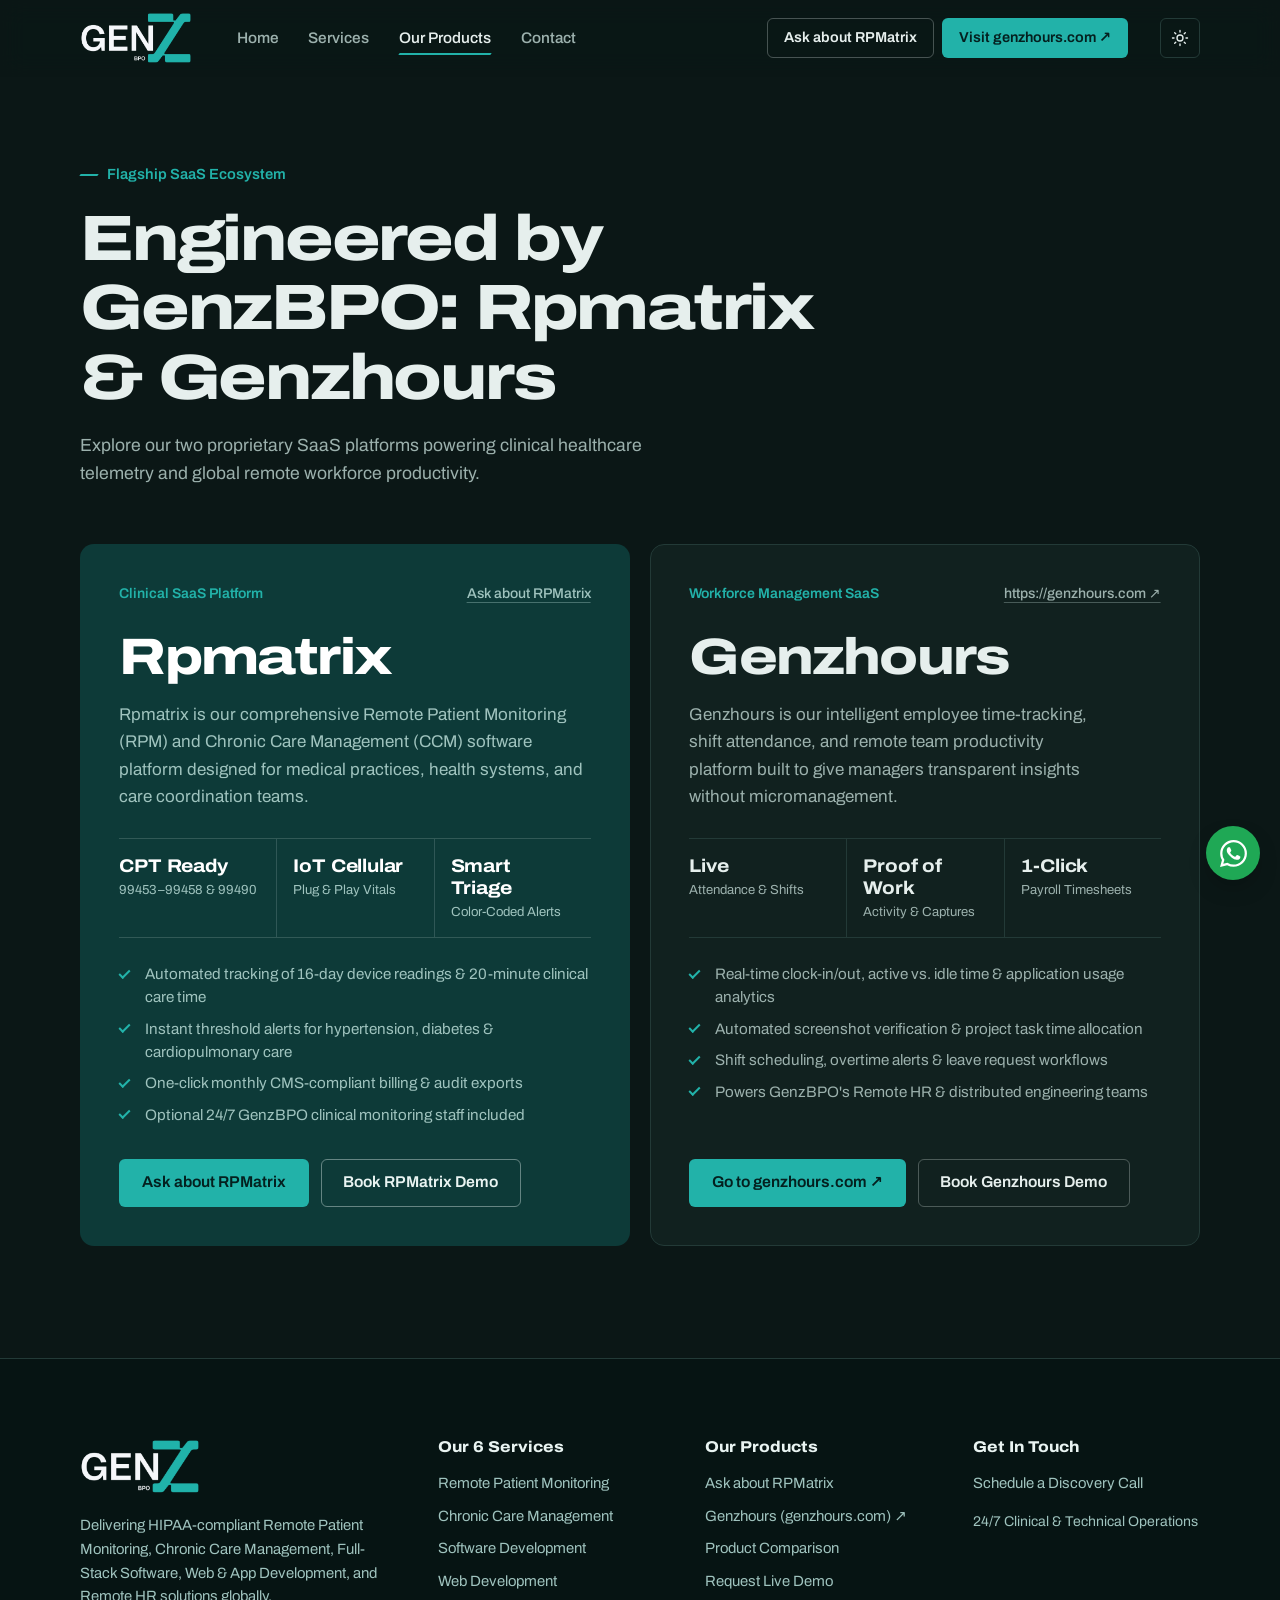
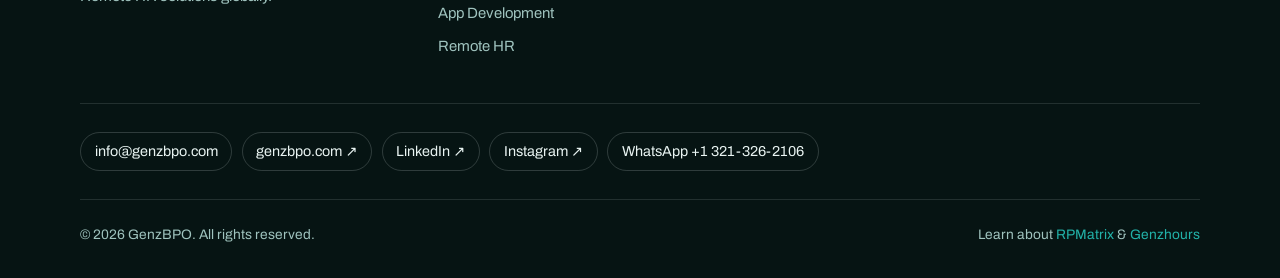
<file: products.html>
<!DOCTYPE html>
<html lang="en">
<head>
  <meta charset="UTF-8" />
  <meta name="viewport" content="width=device-width, initial-scale=1.0" />
  <title>Our Products | RPMatrix &amp; Genzhours</title>
  <meta name="description" content="RPMatrix runs RPM and CCM programs with device tracking and billing reports. Genzhours tracks time, attendance and productivity for remote teams. Both are built and run by GenzBPO." />
  <link rel="canonical" href="https://genzbpo.com/products.html" />
  <meta property="og:type" content="website" />
  <meta property="og:site_name" content="GenzBPO" />
  <meta property="og:title" content="RPMatrix &amp; Genzhours: Platforms Built by GenzBPO" />
  <meta property="og:description" content="RPMatrix runs RPM and CCM programs with device tracking and billing reports. Genzhours tracks time, attendance and productivity for remote teams. Both are built and run by GenzBPO." />
  <meta property="og:url" content="https://genzbpo.com/products.html" />
  <meta property="og:image" content="https://genzbpo.com/og-image.png" />
  <meta property="og:image:width" content="1200" />
  <meta property="og:image:height" content="630" />
  <meta property="og:image:alt" content="GenzBPO logo" />
  <meta name="twitter:card" content="summary_large_image" />
  <meta name="twitter:title" content="RPMatrix &amp; Genzhours: Platforms Built by GenzBPO" />
  <meta name="twitter:description" content="RPMatrix runs RPM and CCM programs with device tracking and billing reports. Genzhours tracks time, attendance and productivity for remote teams. Both are built and run by GenzBPO." />
  <meta name="twitter:image" content="https://genzbpo.com/og-image.png" />
  <meta name="theme-color" content="#0a3f3d" />
  <link rel="icon" href="favicon.ico" sizes="any" />
  <link rel="icon" type="image/png" sizes="32x32" href="favicon-32.png" />
  <link rel="icon" type="image/png" sizes="16x16" href="favicon-16.png" />
  <link rel="apple-touch-icon" href="apple-touch-icon.png" />
  <link rel="preconnect" href="https://fonts.googleapis.com" />
  <link rel="preconnect" href="https://fonts.gstatic.com" crossorigin />
  <link rel="stylesheet" href="styles.css" />
  <script>try{if(localStorage.getItem('genzbpo-theme')==='light')document.documentElement.classList.add('pre-light')}catch(e){}</script>
</head>
<body class="page-products dark-mode">
  <script>if(document.documentElement.classList.contains('pre-light'))document.body.classList.remove('dark-mode')</script>
  <a class="skip-link" href="#main">Skip to content</a>

  <header class="navbar">
    <div class="container nav-container">
      <a href="index.html" class="logo" aria-label="GenzBPO home">
        <img src="logo.png" alt="GenzBPO" class="brand-logo-img brand-logo-light" width="112" height="51" />
        <img src="logo-dark.png" alt="" aria-hidden="true" class="brand-logo-img brand-logo-dark" width="112" height="51" />
      </a>

      <nav class="nav-links" id="navLinks" aria-label="Main">
        <a href="index.html" class="nav-link">Home</a>
        <a href="services.html" class="nav-link">Services</a>
        <a href="products.html" class="nav-link active" aria-current="page">Our Products</a>
        <a href="contact.html" class="nav-link">Contact</a>
        <a href="contact.html" class="btn btn-primary nav-drawer-cta">Book Discovery Call</a>
      </nav>

      <div class="nav-actions">
        <a href="contact.html?interest=rpmatrix" class="btn btn-outline btn-sm">Ask about RPMatrix</a>
        <a href="https://genzhours.com" target="_blank" rel="noopener" class="btn btn-primary btn-sm">Visit genzhours.com ↗</a>
      </div>

      <button class="theme-toggle" id="themeToggle" type="button" aria-label="Switch to light mode" aria-pressed="true" title="Switch to light mode">
        <svg class="theme-icon theme-icon-moon" viewBox="0 0 24 24" aria-hidden="true"><path d="M20.2 15.4A8.5 8.5 0 0 1 8.6 3.8 8.5 8.5 0 1 0 20.2 15.4Z" /></svg>
        <svg class="theme-icon theme-icon-sun" viewBox="0 0 24 24" aria-hidden="true"><circle cx="12" cy="12" r="4" /><path d="M12 2v2m0 16v2M4.93 4.93l1.42 1.42m11.3 11.3 1.42 1.42M2 12h2m16 0h2M4.93 19.07l1.42-1.42m11.3-11.3 1.42-1.42" /></svg>
      </button>
      <button class="mobile-toggle" id="mobileToggle" type="button" aria-label="Open menu" aria-expanded="false" aria-controls="navLinks"><span class="bar"></span></button>
    </div>
  </header>

  <main id="main">
    <section class="page-head">
      <div class="container">
        <span class="kicker">Flagship SaaS Ecosystem</span>
        <h1 class="section-title">Engineered by GenzBPO: Rpmatrix &amp; Genzhours</h1>
        <p class="section-subtitle">Explore our two proprietary SaaS platforms powering clinical healthcare telemetry and global remote workforce productivity.</p>
      </div>
    </section>

    <section class="section section-tight">
      <div class="container products-grid">
        <article class="product-card is-rpm">
          <div>
            <div class="product-top">
              <span class="product-tag">Clinical SaaS Platform</span>
              <a href="contact.html?interest=rpmatrix" class="product-domain">Ask about RPMatrix</a>
            </div>
            <h2 class="product-title">Rpmatrix</h2>
            <p class="product-desc">Rpmatrix is our comprehensive Remote Patient Monitoring (RPM) and Chronic Care Management (CCM) software platform designed for medical practices, health systems, and care coordination teams.</p>
            <div class="product-metrics">
              <div><strong>CPT Ready</strong><span>99453–99458 &amp; 99490</span></div>
              <div><strong>IoT Cellular</strong><span>Plug &amp; Play Vitals</span></div>
              <div><strong>Smart Triage</strong><span>Color-Coded Alerts</span></div>
            </div>
            <ul class="feature-list">
              <li>Automated tracking of 16-day device readings &amp; 20-minute clinical care time</li>
              <li>Instant threshold alerts for hypertension, diabetes &amp; cardiopulmonary care</li>
              <li>One-click monthly CMS-compliant billing &amp; audit exports</li>
              <li>Optional 24/7 GenzBPO clinical monitoring staff included</li>
            </ul>
          </div>
          <div class="product-actions">
            <a href="contact.html?interest=rpmatrix" class="btn btn-z">Ask about RPMatrix</a>
            <a href="contact.html?interest=rpmatrix" class="btn btn-ghost-light">Book RPMatrix Demo</a>
          </div>
        </article>

        <article class="product-card is-gh">
          <div>
            <div class="product-top">
              <span class="product-tag">Workforce Management SaaS</span>
              <a href="https://genzhours.com" target="_blank" rel="noopener" class="product-domain">https://genzhours.com ↗</a>
            </div>
            <h2 class="product-title">Genzhours</h2>
            <p class="product-desc">Genzhours is our intelligent employee time-tracking, shift attendance, and remote team productivity platform built to give managers transparent insights without micromanagement.</p>
            <div class="product-metrics">
              <div><strong>Live</strong><span>Attendance &amp; Shifts</span></div>
              <div><strong>Proof of Work</strong><span>Activity &amp; Captures</span></div>
              <div><strong>1-Click</strong><span>Payroll Timesheets</span></div>
            </div>
            <ul class="feature-list">
              <li>Real-time clock-in/out, active vs. idle time &amp; application usage analytics</li>
              <li>Automated screenshot verification &amp; project task time allocation</li>
              <li>Shift scheduling, overtime alerts &amp; leave request workflows</li>
              <li>Powers GenzBPO's Remote HR &amp; distributed engineering teams</li>
            </ul>
          </div>
          <div class="product-actions">
            <a href="https://genzhours.com" target="_blank" rel="noopener" class="btn btn-primary">Go to genzhours.com ↗</a>
            <a href="contact.html" class="btn btn-outline">Book Genzhours Demo</a>
          </div>
        </article>
      </div>
    </section>
  </main>

  <footer class="footer">
    <div class="container">
      <div class="footer-grid">
        <div class="footer-col">
          <a href="index.html" class="logo" aria-label="GenzBPO home">
            <img src="logo-dark.png" alt="GenzBPO" class="brand-logo-img brand-logo-dark" width="120" height="55" />
          </a>
          <p>Delivering HIPAA-compliant Remote Patient Monitoring, Chronic Care Management, Full-Stack Software, Web &amp; App Development, and Remote HR solutions globally.</p>
        </div>

        <div class="footer-col">
          <h2>Our 6 Services</h2>
          <ul class="footer-links">
            <li><a href="services.html#rpm">Remote Patient Monitoring</a></li>
            <li><a href="services.html#ccm">Chronic Care Management</a></li>
            <li><a href="services.html#software">Software Development</a></li>
            <li><a href="services.html#web">Web Development</a></li>
            <li><a href="services.html#app">App Development</a></li>
            <li><a href="services.html#hr">Remote HR</a></li>
          </ul>
        </div>

        <div class="footer-col">
          <h2>Our Products</h2>
          <ul class="footer-links">
            <li><a href="contact.html?interest=rpmatrix">Ask about RPMatrix</a></li>
            <li><a href="https://genzhours.com" target="_blank" rel="noopener">Genzhours (genzhours.com) ↗</a></li>
            <li><a href="products.html">Product Comparison</a></li>
            <li><a href="contact.html">Request Live Demo</a></li>
          </ul>
        </div>

        <div class="footer-col">
          <h2>Get In Touch</h2>
          <ul class="footer-links">
            <li><a href="contact.html">Schedule a Discovery Call</a></li>
            <li class="footer-note">24/7 Clinical &amp; Technical Operations</li>
          </ul>
        </div>
      </div>

      <div class="footer-contact-links" aria-label="Company contact and social links">
        <a href="mailto:info@genzbpo.com">info@genzbpo.com</a>
        <a href="https://genzbpo.com" target="_blank" rel="noopener noreferrer">genzbpo.com ↗</a>
        <a href="https://www.linkedin.com/company/genz-bpo/" target="_blank" rel="noopener noreferrer">LinkedIn ↗</a>
        <a href="https://www.instagram.com/genzbpo/" target="_blank" rel="noopener noreferrer">Instagram ↗</a>
        <a href="https://wa.me/13213262106" target="_blank" rel="noopener noreferrer">WhatsApp +1 321-326-2106</a>
      </div>

      <div class="footer-bottom">
        <span>© 2026 GenzBPO. All rights reserved.</span>
        <span>Learn about <a href="contact.html?interest=rpmatrix">RPMatrix</a> &amp; <a href="https://genzhours.com" target="_blank" rel="noopener">Genzhours</a></span>
      </div>
    </div>
  </footer>

  <a class="whatsapp-float" href="https://wa.me/13213262106" target="_blank" rel="noopener noreferrer" aria-label="Chat with GenzBPO on WhatsApp at +1 321-326-2106" title="WhatsApp +1 321-326-2106">
    <svg viewBox="0 0 24 24" aria-hidden="true"><path fill="currentColor" d="M17.472 14.382c-.297-.149-1.758-.867-2.03-.967-.273-.099-.471-.148-.67.15-.197.297-.767.966-.94 1.164-.173.198-.347.223-.644.075-.297-.15-1.255-.463-2.39-1.475-.883-.788-1.48-1.761-1.653-2.059-.173-.297-.018-.458.13-.606.134-.133.298-.347.446-.52.149-.174.198-.298.298-.497.099-.198.05-.371-.025-.52-.074-.149-.669-1.611-.916-2.206-.242-.579-.487-.5-.669-.51l-.57-.01c-.198 0-.52.074-.792.372s-1.04 1.016-1.04 2.479 1.064 2.876 1.213 3.074c.149.198 2.095 3.2 5.076 4.487.709.306 1.262.489 1.694.626.712.226 1.36.194 1.872.118.571-.085 1.758-.719 2.006-1.413.247-.694.247-1.289.173-1.413-.074-.124-.272-.198-.57-.347m-5.421 7.403h-.004a9.87 9.87 0 01-5.031-1.378l-.361-.214-3.741.982.998-3.648-.235-.374a9.86 9.86 0 01-1.51-5.26c.002-5.45 4.44-9.886 9.893-9.886a9.82 9.82 0 016.99 2.896 9.82 9.82 0 012.892 6.997c-.003 5.45-4.44 9.887-9.891 9.887m8.41-18.297A11.815 11.815 0 0012.05 0C5.495 0 .16 5.335.157 11.892c-.001 2.096.547 4.142 1.588 5.945L.057 24l6.3-1.654a11.882 11.882 0 005.683 1.448h.005c6.554 0 11.89-5.335 11.893-11.893a11.821 11.821 0 00-3.479-8.413Z"/></svg>
  </a>

  <script src="script.js"></script>
</body>
</html>
</file>
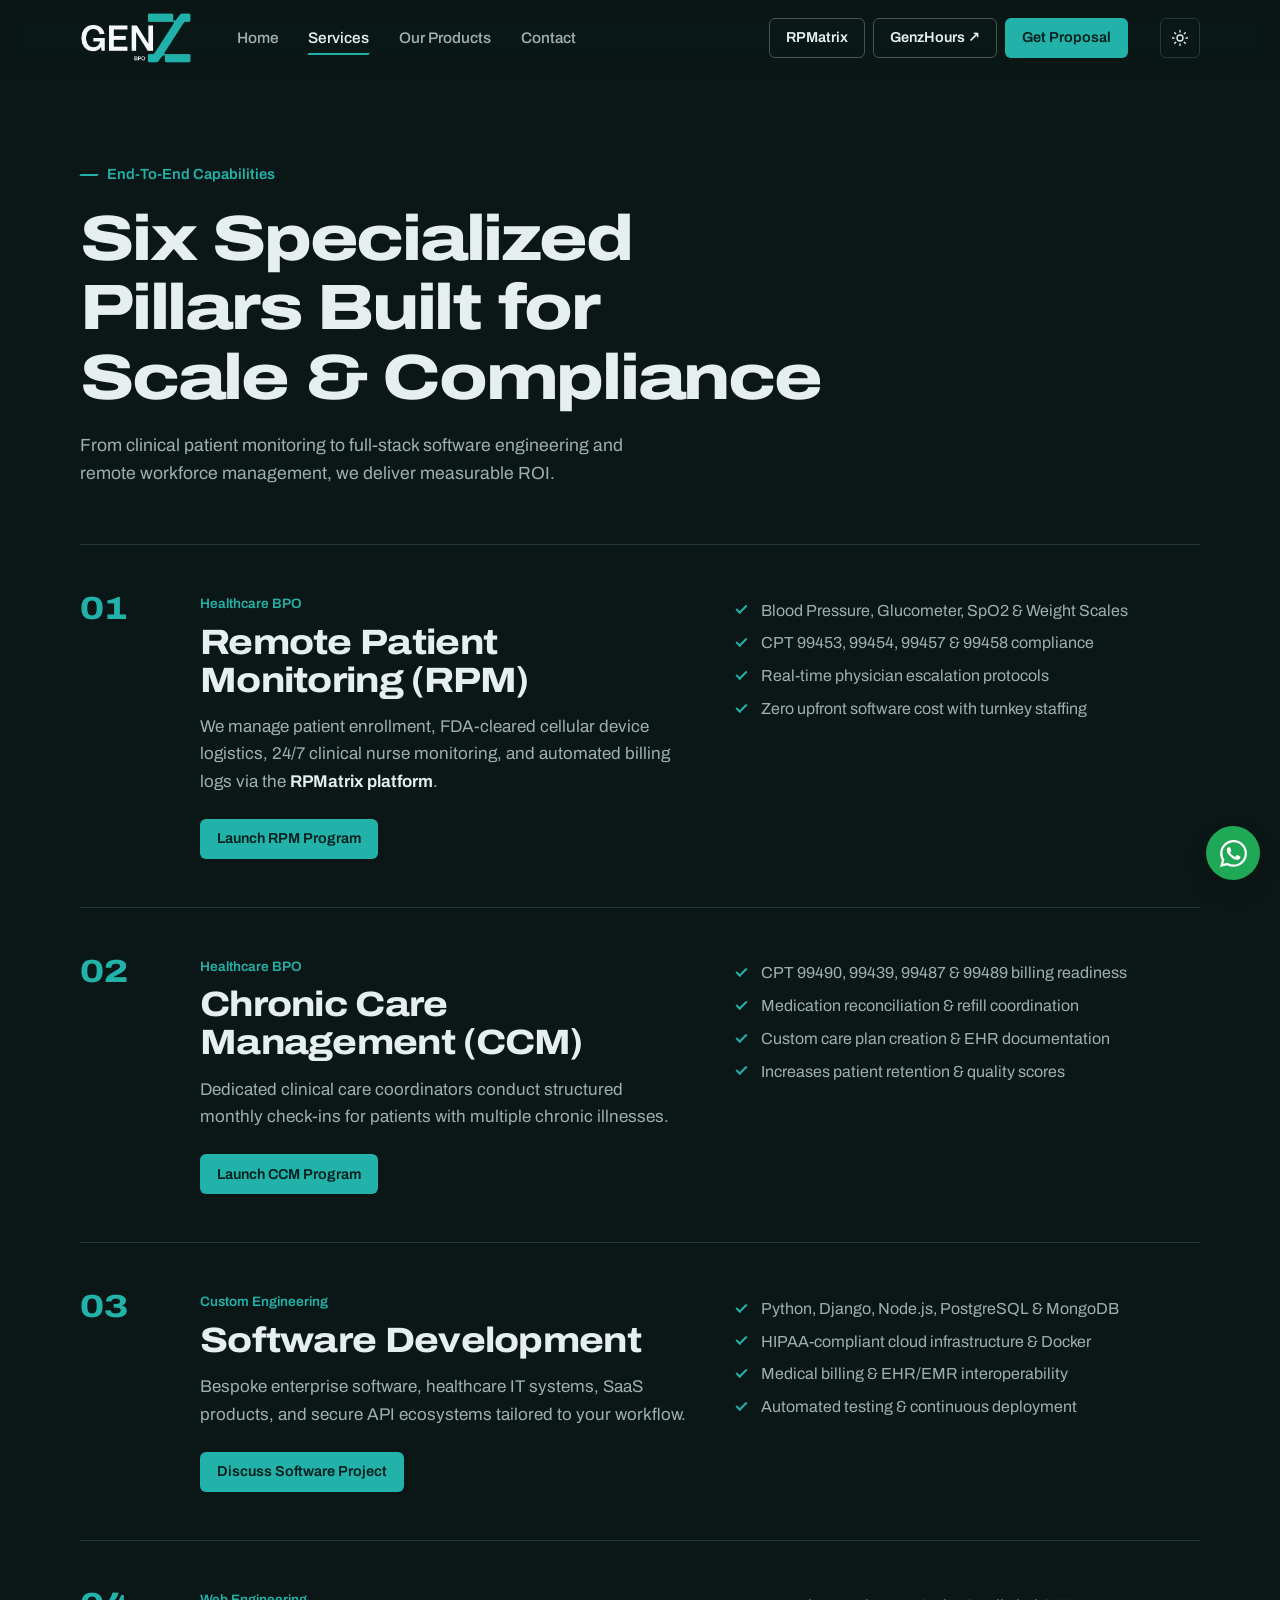
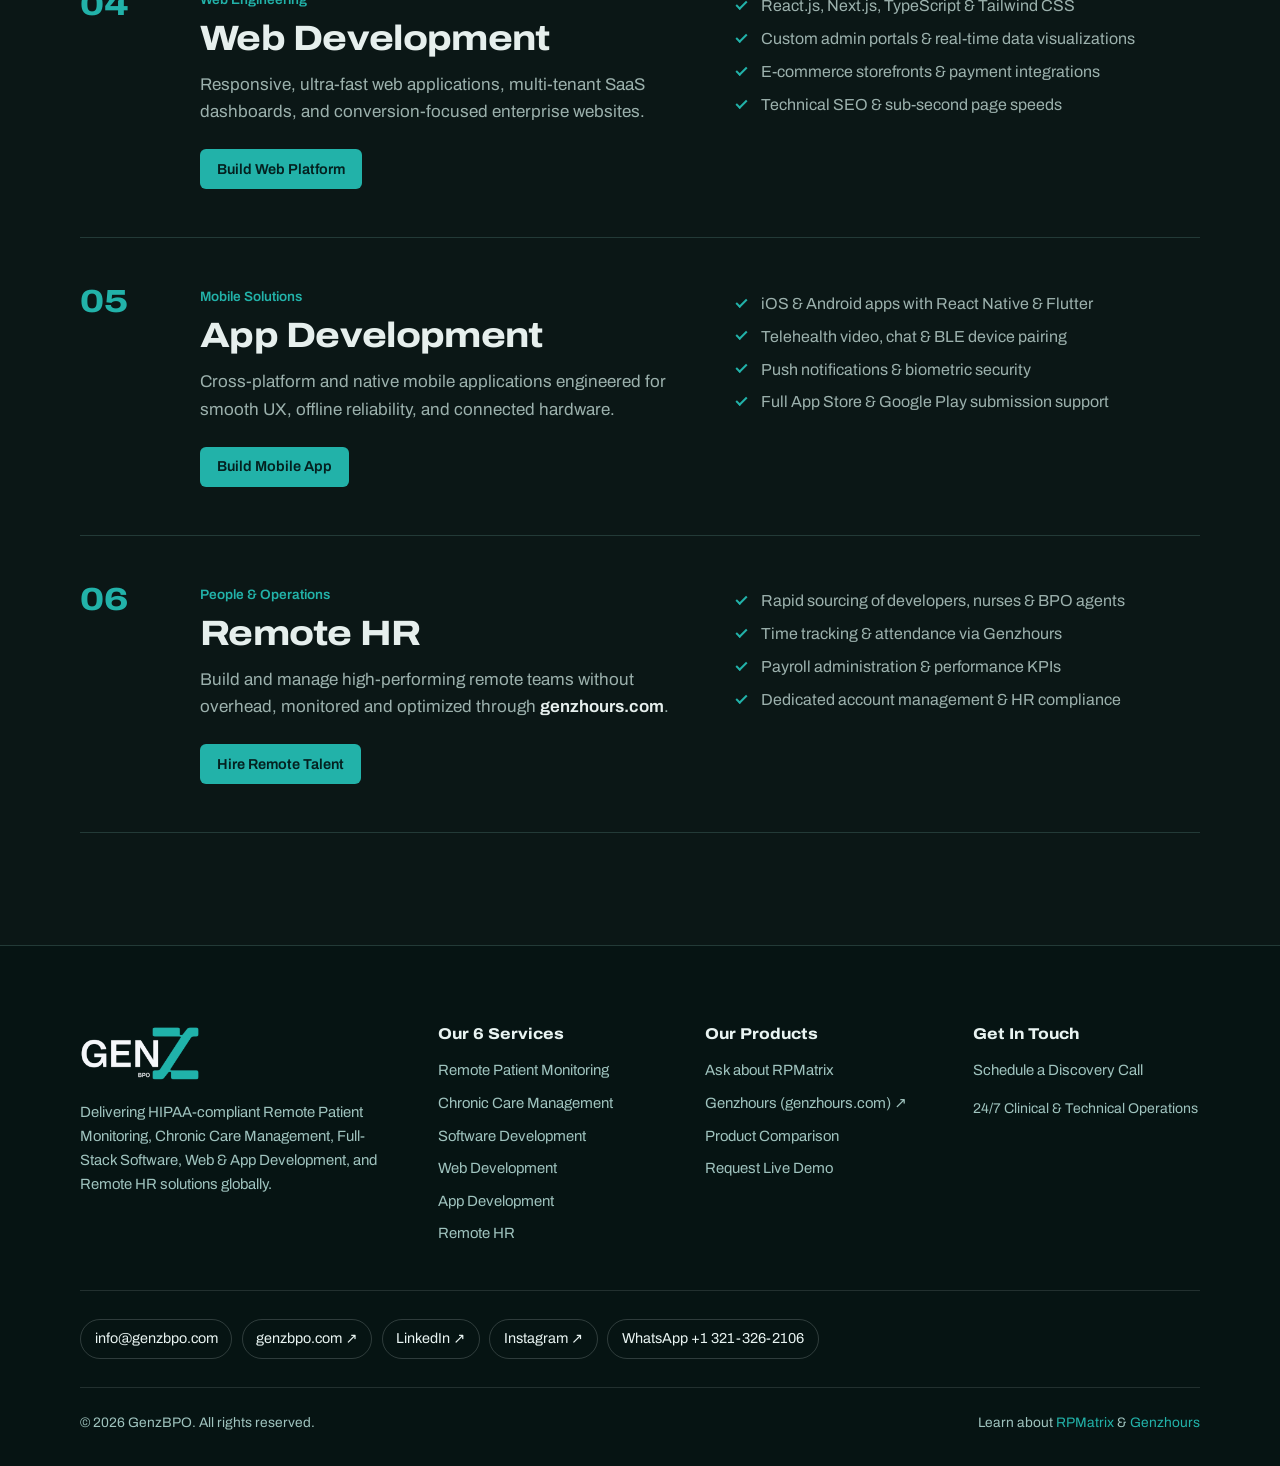
<file: services.html>
<!DOCTYPE html>
<html lang="en">
<head>
  <meta charset="UTF-8" />
  <meta name="viewport" content="width=device-width, initial-scale=1.0" />
  <title>Our Services | GenzBPO: RPM, CCM, Software, Web, App &amp; Remote HR</title>
  <meta name="description" content="Six services from GenzBPO: Remote Patient Monitoring, Chronic Care Management, software, web and mobile app development, and Remote HR for medical practices and growing companies." />
  <link rel="canonical" href="https://genzbpo.com/services.html" />
  <meta property="og:type" content="website" />
  <meta property="og:site_name" content="GenzBPO" />
  <meta property="og:title" content="GenzBPO Services: RPM, CCM, Software, Web, App &amp; Remote HR" />
  <meta property="og:description" content="Six services from GenzBPO: Remote Patient Monitoring, Chronic Care Management, software, web and mobile app development, and Remote HR for medical practices and growing companies." />
  <meta property="og:url" content="https://genzbpo.com/services.html" />
  <meta property="og:image" content="https://genzbpo.com/og-image.png" />
  <meta property="og:image:width" content="1200" />
  <meta property="og:image:height" content="630" />
  <meta property="og:image:alt" content="GenzBPO logo" />
  <meta name="twitter:card" content="summary_large_image" />
  <meta name="twitter:title" content="GenzBPO Services: RPM, CCM, Software, Web, App &amp; Remote HR" />
  <meta name="twitter:description" content="Six services from GenzBPO: Remote Patient Monitoring, Chronic Care Management, software, web and mobile app development, and Remote HR for medical practices and growing companies." />
  <meta name="twitter:image" content="https://genzbpo.com/og-image.png" />
  <meta name="theme-color" content="#0a3f3d" />
  <link rel="icon" href="favicon.ico" sizes="any" />
  <link rel="icon" type="image/png" sizes="32x32" href="favicon-32.png" />
  <link rel="icon" type="image/png" sizes="16x16" href="favicon-16.png" />
  <link rel="apple-touch-icon" href="apple-touch-icon.png" />
  <link rel="preconnect" href="https://fonts.googleapis.com" />
  <link rel="preconnect" href="https://fonts.gstatic.com" crossorigin />
  <link rel="stylesheet" href="styles.css" />
  <script>try{if(localStorage.getItem('genzbpo-theme')==='light')document.documentElement.classList.add('pre-light')}catch(e){}</script>
</head>
<body class="page-services dark-mode">
  <script>if(document.documentElement.classList.contains('pre-light'))document.body.classList.remove('dark-mode')</script>
  <a class="skip-link" href="#main">Skip to content</a>

  <header class="navbar">
    <div class="container nav-container">
      <a href="index.html" class="logo" aria-label="GenzBPO home">
        <img src="logo.png" alt="GenzBPO" class="brand-logo-img brand-logo-light" width="112" height="51" />
        <img src="logo-dark.png" alt="" aria-hidden="true" class="brand-logo-img brand-logo-dark" width="112" height="51" />
      </a>

      <nav class="nav-links" id="navLinks" aria-label="Main">
        <a href="index.html" class="nav-link">Home</a>
        <a href="services.html" class="nav-link active" aria-current="page">Services</a>
        <a href="products.html" class="nav-link">Our Products</a>
        <a href="contact.html" class="nav-link">Contact</a>
        <a href="contact.html" class="btn btn-primary nav-drawer-cta">Book Discovery Call</a>
      </nav>

      <div class="nav-actions">
        <a href="contact.html?interest=rpmatrix" class="btn btn-outline btn-sm">RPMatrix</a>
        <a href="https://genzhours.com" target="_blank" rel="noopener" class="btn btn-outline btn-sm">GenzHours ↗</a>
        <a href="contact.html" class="btn btn-primary btn-sm">Get Proposal</a>
      </div>

      <button class="theme-toggle" id="themeToggle" type="button" aria-label="Switch to light mode" aria-pressed="true" title="Switch to light mode">
        <svg class="theme-icon theme-icon-moon" viewBox="0 0 24 24" aria-hidden="true"><path d="M20.2 15.4A8.5 8.5 0 0 1 8.6 3.8 8.5 8.5 0 1 0 20.2 15.4Z" /></svg>
        <svg class="theme-icon theme-icon-sun" viewBox="0 0 24 24" aria-hidden="true"><circle cx="12" cy="12" r="4" /><path d="M12 2v2m0 16v2M4.93 4.93l1.42 1.42m11.3 11.3 1.42 1.42M2 12h2m16 0h2M4.93 19.07l1.42-1.42m11.3-11.3 1.42-1.42" /></svg>
      </button>
      <button class="mobile-toggle" id="mobileToggle" type="button" aria-label="Open menu" aria-expanded="false" aria-controls="navLinks"><span class="bar"></span></button>
    </div>
  </header>

  <main id="main">
    <section class="page-head">
      <div class="container">
        <span class="kicker">End-To-End Capabilities</span>
        <h1 class="section-title">Six Specialized Pillars Built for Scale &amp; Compliance</h1>
        <p class="section-subtitle">From clinical patient monitoring to full-stack software engineering and remote workforce management, we deliver measurable ROI.</p>
      </div>
    </section>

    <section class="section section-tight">
      <div class="container service-rows">
        <article class="service-row" id="rpm">
          <span class="service-num" aria-hidden="true">01</span>
          <div>
            <span class="service-cat">Healthcare BPO</span>
            <h2>Remote Patient Monitoring (RPM)</h2>
            <p>We manage patient enrollment, FDA-cleared cellular device logistics, 24/7 clinical nurse monitoring, and automated billing logs via the <strong>RPMatrix platform</strong>.</p>
            <a href="contact.html" class="btn btn-primary btn-sm">Launch RPM Program</a>
          </div>
          <ul class="feature-list">
            <li>Blood Pressure, Glucometer, SpO2 &amp; Weight Scales</li>
            <li>CPT 99453, 99454, 99457 &amp; 99458 compliance</li>
            <li>Real-time physician escalation protocols</li>
            <li>Zero upfront software cost with turnkey staffing</li>
          </ul>
        </article>
        <article class="service-row" id="ccm">
          <span class="service-num" aria-hidden="true">02</span>
          <div>
            <span class="service-cat">Healthcare BPO</span>
            <h2>Chronic Care Management (CCM)</h2>
            <p>Dedicated clinical care coordinators conduct structured monthly check-ins for patients with multiple chronic illnesses.</p>
            <a href="contact.html" class="btn btn-primary btn-sm">Launch CCM Program</a>
          </div>
          <ul class="feature-list">
            <li>CPT 99490, 99439, 99487 &amp; 99489 billing readiness</li>
            <li>Medication reconciliation &amp; refill coordination</li>
            <li>Custom care plan creation &amp; EHR documentation</li>
            <li>Increases patient retention &amp; quality scores</li>
          </ul>
        </article>
        <article class="service-row" id="software">
          <span class="service-num" aria-hidden="true">03</span>
          <div>
            <span class="service-cat">Custom Engineering</span>
            <h2>Software Development</h2>
            <p>Bespoke enterprise software, healthcare IT systems, SaaS products, and secure API ecosystems tailored to your workflow.</p>
            <a href="contact.html" class="btn btn-primary btn-sm">Discuss Software Project</a>
          </div>
          <ul class="feature-list">
            <li>Python, Django, Node.js, PostgreSQL &amp; MongoDB</li>
            <li>HIPAA-compliant cloud infrastructure &amp; Docker</li>
            <li>Medical billing &amp; EHR/EMR interoperability</li>
            <li>Automated testing &amp; continuous deployment</li>
          </ul>
        </article>
        <article class="service-row" id="web">
          <span class="service-num" aria-hidden="true">04</span>
          <div>
            <span class="service-cat">Web Engineering</span>
            <h2>Web Development</h2>
            <p>Responsive, ultra-fast web applications, multi-tenant SaaS dashboards, and conversion-focused enterprise websites.</p>
            <a href="contact.html" class="btn btn-primary btn-sm">Build Web Platform</a>
          </div>
          <ul class="feature-list">
            <li>React.js, Next.js, TypeScript &amp; Tailwind CSS</li>
            <li>Custom admin portals &amp; real-time data visualizations</li>
            <li>E-commerce storefronts &amp; payment integrations</li>
            <li>Technical SEO &amp; sub-second page speeds</li>
          </ul>
        </article>
        <article class="service-row" id="app">
          <span class="service-num" aria-hidden="true">05</span>
          <div>
            <span class="service-cat">Mobile Solutions</span>
            <h2>App Development</h2>
            <p>Cross-platform and native mobile applications engineered for smooth UX, offline reliability, and connected hardware.</p>
            <a href="contact.html" class="btn btn-primary btn-sm">Build Mobile App</a>
          </div>
          <ul class="feature-list">
            <li>iOS &amp; Android apps with React Native &amp; Flutter</li>
            <li>Telehealth video, chat &amp; BLE device pairing</li>
            <li>Push notifications &amp; biometric security</li>
            <li>Full App Store &amp; Google Play submission support</li>
          </ul>
        </article>
        <article class="service-row" id="hr">
          <span class="service-num" aria-hidden="true">06</span>
          <div>
            <span class="service-cat">People &amp; Operations</span>
            <h2>Remote HR</h2>
            <p>Build and manage high-performing remote teams without overhead, monitored and optimized through <strong>genzhours.com</strong>.</p>
            <a href="contact.html" class="btn btn-primary btn-sm">Hire Remote Talent</a>
          </div>
          <ul class="feature-list">
            <li>Rapid sourcing of developers, nurses &amp; BPO agents</li>
            <li>Time tracking &amp; attendance via Genzhours</li>
            <li>Payroll administration &amp; performance KPIs</li>
            <li>Dedicated account management &amp; HR compliance</li>
          </ul>
        </article>
      </div>
    </section>
  </main>

  <footer class="footer">
    <div class="container">
      <div class="footer-grid">
        <div class="footer-col">
          <a href="index.html" class="logo" aria-label="GenzBPO home">
            <img src="logo-dark.png" alt="GenzBPO" class="brand-logo-img brand-logo-dark" width="120" height="55" />
          </a>
          <p>Delivering HIPAA-compliant Remote Patient Monitoring, Chronic Care Management, Full-Stack Software, Web &amp; App Development, and Remote HR solutions globally.</p>
        </div>

        <div class="footer-col">
          <h2>Our 6 Services</h2>
          <ul class="footer-links">
            <li><a href="services.html#rpm">Remote Patient Monitoring</a></li>
            <li><a href="services.html#ccm">Chronic Care Management</a></li>
            <li><a href="services.html#software">Software Development</a></li>
            <li><a href="services.html#web">Web Development</a></li>
            <li><a href="services.html#app">App Development</a></li>
            <li><a href="services.html#hr">Remote HR</a></li>
          </ul>
        </div>

        <div class="footer-col">
          <h2>Our Products</h2>
          <ul class="footer-links">
            <li><a href="contact.html?interest=rpmatrix">Ask about RPMatrix</a></li>
            <li><a href="https://genzhours.com" target="_blank" rel="noopener">Genzhours (genzhours.com) ↗</a></li>
            <li><a href="products.html">Product Comparison</a></li>
            <li><a href="contact.html">Request Live Demo</a></li>
          </ul>
        </div>

        <div class="footer-col">
          <h2>Get In Touch</h2>
          <ul class="footer-links">
            <li><a href="contact.html">Schedule a Discovery Call</a></li>
            <li class="footer-note">24/7 Clinical &amp; Technical Operations</li>
          </ul>
        </div>
      </div>

      <div class="footer-contact-links" aria-label="Company contact and social links">
        <a href="mailto:info@genzbpo.com">info@genzbpo.com</a>
        <a href="https://genzbpo.com" target="_blank" rel="noopener noreferrer">genzbpo.com ↗</a>
        <a href="https://www.linkedin.com/company/genz-bpo/" target="_blank" rel="noopener noreferrer">LinkedIn ↗</a>
        <a href="https://www.instagram.com/genzbpo/" target="_blank" rel="noopener noreferrer">Instagram ↗</a>
        <a href="https://wa.me/13213262106" target="_blank" rel="noopener noreferrer">WhatsApp +1 321-326-2106</a>
      </div>

      <div class="footer-bottom">
        <span>© 2026 GenzBPO. All rights reserved.</span>
        <span>Learn about <a href="contact.html?interest=rpmatrix">RPMatrix</a> &amp; <a href="https://genzhours.com" target="_blank" rel="noopener">Genzhours</a></span>
      </div>
    </div>
  </footer>

  <a class="whatsapp-float" href="https://wa.me/13213262106" target="_blank" rel="noopener noreferrer" aria-label="Chat with GenzBPO on WhatsApp at +1 321-326-2106" title="WhatsApp +1 321-326-2106">
    <svg viewBox="0 0 24 24" aria-hidden="true"><path fill="currentColor" d="M17.472 14.382c-.297-.149-1.758-.867-2.03-.967-.273-.099-.471-.148-.67.15-.197.297-.767.966-.94 1.164-.173.198-.347.223-.644.075-.297-.15-1.255-.463-2.39-1.475-.883-.788-1.48-1.761-1.653-2.059-.173-.297-.018-.458.13-.606.134-.133.298-.347.446-.52.149-.174.198-.298.298-.497.099-.198.05-.371-.025-.52-.074-.149-.669-1.611-.916-2.206-.242-.579-.487-.5-.669-.51l-.57-.01c-.198 0-.52.074-.792.372s-1.04 1.016-1.04 2.479 1.064 2.876 1.213 3.074c.149.198 2.095 3.2 5.076 4.487.709.306 1.262.489 1.694.626.712.226 1.36.194 1.872.118.571-.085 1.758-.719 2.006-1.413.247-.694.247-1.289.173-1.413-.074-.124-.272-.198-.57-.347m-5.421 7.403h-.004a9.87 9.87 0 01-5.031-1.378l-.361-.214-3.741.982.998-3.648-.235-.374a9.86 9.86 0 01-1.51-5.26c.002-5.45 4.44-9.886 9.893-9.886a9.82 9.82 0 016.99 2.896 9.82 9.82 0 012.892 6.997c-.003 5.45-4.44 9.887-9.891 9.887m8.41-18.297A11.815 11.815 0 0012.05 0C5.495 0 .16 5.335.157 11.892c-.001 2.096.547 4.142 1.588 5.945L.057 24l6.3-1.654a11.882 11.882 0 005.683 1.448h.005c6.554 0 11.89-5.335 11.893-11.893a11.821 11.821 0 00-3.479-8.413Z"/></svg>
  </a>

  <script src="script.js"></script>
</body>
</html>
</file>
<file: styles.css>
/* ==========================================================================
   GenzBPO stylesheet
   Clinical teal system drawn from the GenZ logo: Archivo (wide for display,
   normal for text), cool mist paper, deep logo teal, bright Z teal.
   ========================================================================== */

@import url('https://fonts.googleapis.com/css2?family=Archivo:ital,wdth,wght@0,62..125,100..900;1,62..125,100..900&display=swap');

:root {
  --paper: #f1f5f4;
  --surface: #ffffff;
  --mint: #dcefeb;
  --mint-strong: #c3e5df;
  --ink: #1d2726;
  --muted: #566664;
  --rule: #d5dfdd;
  --teal: #0d5f5c;
  --teal-deep: #0a3f3d;
  --teal-ink: #072a29;
  --z: #22b2a9;
  --on-dark: #e9f4f2;
  --on-dark-muted: #9fc3be;
  --focus: #22b2a9;

  --primary-bg: var(--teal);
  --primary-fg: #ffffff;
  --primary-hover: var(--teal-deep);

  --radius: 6px;
  --radius-lg: 14px;
  --wrap: 1200px;
  --gutter: clamp(1.25rem, 4vw, 2.5rem);
  --ease: cubic-bezier(.2, .7, .2, 1);

  color-scheme: light;
}

body.dark-mode {
  --paper: #0b1716;
  --surface: #11211f;
  --mint: #12302d;
  --mint-strong: #184440;
  --ink: #e6efed;
  --muted: #9cb1ad;
  --rule: #233a37;
  --teal: #22b2a9;
  --teal-deep: #0b3735;
  --teal-ink: #061c1b;
  --primary-bg: #22b2a9;
  --primary-fg: #04201f;
  --primary-hover: #4cc8c0;
  color-scheme: dark;
}

/* ---------- Base ---------- */
*, *::before, *::after { box-sizing: border-box; margin: 0; padding: 0; }
html { scroll-behavior: smooth; -webkit-text-size-adjust: 100%; }
body {
  font-family: 'Archivo', system-ui, -apple-system, 'Segoe UI', sans-serif;
  font-size: 1.0625rem;
  line-height: 1.6;
  color: var(--ink);
  background: var(--paper);
  font-variation-settings: 'wdth' 100;
  -webkit-font-smoothing: antialiased;
  overflow-x: hidden;
}
h1, h2, h3, h4 {
  font-stretch: 115%;
  font-variation-settings: 'wdth' 115;
  font-weight: 760;
  line-height: 1.08;
  letter-spacing: -0.02em;
  color: var(--ink);
  text-wrap: balance;
}
p { text-wrap: pretty; }
a { color: inherit; text-decoration: none; }
ul { list-style: none; }
img, svg { display: block; max-width: 100%; }
button, input, select, textarea { font: inherit; color: inherit; }
strong { font-weight: 650; color: var(--ink); }

:focus-visible { outline: 2px solid var(--focus); outline-offset: 3px; border-radius: 4px; }

.container { width: 100%; max-width: var(--wrap); margin: 0 auto; padding: 0 var(--gutter); }
.section { padding: clamp(4rem, 9vw, 7rem) 0; }
.section-tight { padding-top: 0; }
.bg-mist { background: var(--surface); border-block: 1px solid var(--rule); }
.skip-link { position: absolute; left: -999px; top: 0; background: var(--ink); color: var(--paper); padding: .75rem 1rem; z-index: 999; }
.skip-link:focus { left: 1rem; top: 1rem; }

.icon { width: 22px; height: 22px; fill: none; stroke: currentColor; stroke-width: 1.7; stroke-linecap: round; stroke-linejoin: round; }

/* ---------- Buttons ---------- */
.btn {
  display: inline-flex; align-items: center; justify-content: center; gap: .5rem;
  min-height: 48px; padding: .8rem 1.35rem;
  border-radius: var(--radius);
  border: 1.5px solid transparent;
  font-weight: 620; font-size: .98rem; line-height: 1.2;
  cursor: pointer; white-space: nowrap;
  transition: background-color .2s var(--ease), border-color .2s var(--ease), color .2s var(--ease);
}
.btn-sm { min-height: 40px; padding: .55rem 1rem; font-size: .9rem; }
.btn-primary { background: var(--primary-bg); color: var(--primary-fg); }
.btn-primary:hover { background: var(--primary-hover); }
.btn-outline { border-color: color-mix(in srgb, var(--ink) 28%, transparent); color: var(--ink); background: transparent; }
.btn-outline:hover { border-color: var(--ink); }
.btn-light { background: var(--on-dark); color: var(--teal-ink); }
.btn-light:hover { background: #ffffff; }
.btn-ghost-light { border-color: color-mix(in srgb, var(--on-dark) 40%, transparent); color: var(--on-dark); }
.btn-ghost-light:hover { border-color: var(--on-dark); }
.btn-z { background: var(--z); color: #04201f; }
.btn-z:hover { background: #4cc8c0; }
.btn-block { width: 100%; }

.text-link {
  display: inline-flex; align-items: center; gap: .4rem;
  font-weight: 620; font-size: .95rem; color: var(--teal);
  background: none; border: 0; cursor: pointer; padding: .35rem 0;
  text-decoration: underline; text-decoration-thickness: 1.5px; text-underline-offset: 5px;
  text-decoration-color: color-mix(in srgb, currentColor 35%, transparent);
  transition: text-decoration-color .2s var(--ease);
}
.text-link:hover { text-decoration-color: currentColor; }

/* ---------- Header ---------- */
.navbar {
  position: sticky; top: 0; z-index: 50;
  background: color-mix(in srgb, var(--paper) 88%, transparent);
  backdrop-filter: saturate(1.4) blur(12px);
  -webkit-backdrop-filter: saturate(1.4) blur(12px);
  border-bottom: 1px solid transparent;
  transition: border-color .2s var(--ease);
}
.navbar.scrolled { border-bottom-color: var(--rule); }
.nav-container { display: flex; align-items: center; gap: 2rem; height: 76px; }
.logo { display: inline-flex; align-items: center; flex-shrink: 0; }
.brand-logo-img { width: 112px; height: auto; }
.brand-logo-dark { display: none; }
body.dark-mode .brand-logo-light { display: none; }
body.dark-mode .brand-logo-dark { display: block; }

.nav-links { display: flex; gap: .25rem; margin-right: auto; }
.nav-link {
  position: relative; padding: .5rem .8rem; font-weight: 540; font-size: .96rem; color: var(--muted);
  border-radius: var(--radius); transition: color .2s var(--ease);
}
.nav-link:hover { color: var(--ink); }
.nav-link.active { color: var(--ink); }
.nav-link.active::after {
  content: ''; position: absolute; left: .8rem; right: .8rem; bottom: .2rem; height: 2px;
  background: var(--z); transform: skewX(-35deg);
}
.nav-drawer-cta { display: none; }
.nav-actions { display: flex; align-items: center; gap: .5rem; }

.theme-toggle, .mobile-toggle {
  width: 40px; height: 40px; flex-shrink: 0;
  display: inline-grid; place-items: center;
  border-radius: var(--radius); border: 1.5px solid var(--rule);
  background: transparent; color: var(--ink); cursor: pointer;
  transition: border-color .2s var(--ease);
}
.theme-toggle:hover, .mobile-toggle:hover { border-color: var(--ink); }
.theme-icon { width: 18px; height: 18px; fill: none; stroke: currentColor; stroke-width: 1.8; stroke-linecap: round; stroke-linejoin: round; }
.theme-icon-sun { display: none; }
body.dark-mode .theme-icon-sun { display: block; }
body.dark-mode .theme-icon-moon { display: none; }
.mobile-toggle { display: none; }
.mobile-toggle .bar { display: block; width: 18px; height: 1.8px; background: currentColor; position: relative; transition: transform .25s var(--ease), opacity .2s; }
.mobile-toggle .bar::before, .mobile-toggle .bar::after { content: ''; position: absolute; left: 0; width: 18px; height: 1.8px; background: currentColor; transition: transform .25s var(--ease); }
.mobile-toggle .bar::before { top: -6px; }
.mobile-toggle .bar::after { top: 6px; }
.mobile-toggle[aria-expanded="true"] .bar { background: transparent; }
.mobile-toggle[aria-expanded="true"] .bar::before { transform: translateY(6px) rotate(45deg); }
.mobile-toggle[aria-expanded="true"] .bar::after { transform: translateY(-6px) rotate(-45deg); }

/* ---------- Shared type pieces ---------- */
.kicker {
  display: inline-flex; align-items: center; gap: .55rem;
  font-size: .92rem; font-weight: 600; color: var(--teal);
  margin-bottom: 1.1rem;
}
.kicker::before { content: ''; width: 18px; height: 2px; background: var(--z); transform: skewX(-35deg); }
.section-head { display: grid; grid-template-columns: minmax(0, 1.15fr) minmax(0, .85fr); gap: 2.5rem 4rem; align-items: end; margin-bottom: 3rem; }
.section-title { font-size: clamp(2rem, 3.8vw, 3.1rem); }
.section-subtitle { color: var(--muted); max-width: 46ch; font-size: 1.05rem; }

.feature-list { display: grid; gap: .55rem; }
.feature-list li { position: relative; padding-left: 1.6rem; font-size: .95rem; color: var(--muted); line-height: 1.5; }
.feature-list li::before {
  content: ''; position: absolute; left: 0; top: .42em; width: 11px; height: 6px;
  border-left: 2px solid var(--teal); border-bottom: 2px solid var(--teal);
  transform: rotate(-45deg);
}

/* ---------- Hero ---------- */
.hero { padding: clamp(3rem, 7vw, 5.5rem) 0 clamp(4rem, 8vw, 6rem); }
.hero-grid { display: grid; grid-template-columns: minmax(0, 1.12fr) minmax(0, .88fr); gap: clamp(2.5rem, 5vw, 4.5rem); align-items: center; }
.hero-tags { display: flex; flex-wrap: wrap; gap: .5rem; margin-bottom: 1.75rem; }
.hero-tags li { font-size: .85rem; font-weight: 580; padding: .3rem .7rem; border-radius: 999px; background: var(--mint); color: var(--teal); }
body.dark-mode .hero-tags li { color: var(--on-dark); }
.hero-title {
  font-size: clamp(2.5rem, 4.6vw, 4rem);
  font-stretch: 112%; font-variation-settings: 'wdth' 112;
  font-weight: 800; line-height: 1.02;
  letter-spacing: -0.035em;
  margin-bottom: 1.6rem;
}
.hero-desc { color: var(--muted); font-size: 1.12rem; max-width: 58ch; margin-bottom: 2.2rem; }
.hero-desc strong { color: var(--ink); font-weight: 620; }
.hero-buttons { display: flex; flex-wrap: wrap; gap: .75rem; margin-bottom: 3rem; }

.hero-stats { display: grid; grid-template-columns: repeat(3, auto); justify-content: start; border-top: 1px solid var(--rule); padding-top: 1.5rem; }
.stat-box { padding-right: 2.25rem; margin-right: 2.25rem; border-right: 1px solid var(--rule); }
.stat-box:last-child { border-right: 0; margin-right: 0; padding-right: 0; }
.stat-box dd { font-size: clamp(1.8rem, 3vw, 2.4rem); font-weight: 760; font-stretch: 115%; font-variation-settings: 'wdth' 115; letter-spacing: -0.03em; font-variant-numeric: tabular-nums; line-height: 1.1; color: var(--ink); }
.stat-box dt { font-size: .86rem; color: var(--muted); max-width: 20ch; line-height: 1.35; margin-top: .3rem; }
.hero-stats .stat-box { display: flex; flex-direction: column-reverse; justify-content: flex-end; }

/* The monitor: the one bold element. Z-cut corner echoes the logo. */
.monitor {
  position: relative;
  background: var(--teal-deep);
  color: var(--on-dark);
  border-radius: var(--radius-lg);
  padding: 1.5rem 1.6rem 1.4rem;
  clip-path: polygon(0 0, calc(100% - 64px) 0, 100% 64px, 100% 100%, 0 100%);
  box-shadow: 0 40px 80px -40px rgba(7, 42, 41, .55);
}
body.dark-mode .monitor { background: #0d3a38; box-shadow: none; }
.monitor::after { /* the Z stroke in the cut corner */
  content: ''; position: absolute; top: 0; right: 0; width: 92px; height: 92px;
  background: linear-gradient(225deg, transparent 0 calc(50% - 9px), var(--z) calc(50% - 9px) calc(50% + 1px), transparent calc(50% + 1px));
  pointer-events: none;
}
.monitor-head { display: flex; align-items: center; gap: .6rem; font-size: .88rem; font-weight: 600; color: var(--on-dark-muted); padding-right: 64px; }
.live-dot { width: 8px; height: 8px; border-radius: 50%; background: var(--z); box-shadow: 0 0 0 0 rgba(34, 178, 169, .6); animation: pulse 2.4s ease-out infinite; }
@keyframes pulse { 0% { box-shadow: 0 0 0 0 rgba(34,178,169,.55); } 70%,100% { box-shadow: 0 0 0 10px rgba(34,178,169,0); } }

.trace { margin: 1.1rem -1.6rem .4rem; height: 92px; position: relative; }
.trace svg { width: 100%; height: 100%; }
.trace .grid-line { stroke: rgba(233, 244, 242, .08); stroke-width: 1; }
.trace .ecg { fill: none; stroke: var(--z); stroke-width: 2.2; stroke-linejoin: round; stroke-linecap: round; stroke-dasharray: 1; stroke-dashoffset: 1; animation: draw 2.6s .3s var(--ease) forwards; }
@keyframes draw { to { stroke-dashoffset: 0; } }

.monitor-row { padding: 1.05rem 0; border-top: 1px solid rgba(233, 244, 242, .12); }
.monitor-row:last-child { padding-bottom: .2rem; }
.monitor-row-top { display: flex; align-items: center; justify-content: space-between; gap: 1rem; margin-bottom: .35rem; }
.monitor-row-top strong { display: flex; align-items: center; gap: .55rem; color: var(--on-dark); font-weight: 650; font-size: .98rem; }
.monitor-row-top .icon { width: 18px; height: 18px; color: var(--z); flex-shrink: 0; }
.monitor-row p { font-size: .88rem; color: var(--on-dark-muted); line-height: 1.5; max-width: 52ch; }
.metric-pill { flex-shrink: 0; font-size: .78rem; font-weight: 620; font-variant-numeric: tabular-nums; color: var(--z); border: 1px solid rgba(34, 178, 169, .4); padding: .2rem .55rem; border-radius: 999px; white-space: nowrap; }
.progress-bar { height: 4px; border-radius: 4px; background: rgba(233, 244, 242, .12); margin-top: .8rem; overflow: hidden; }
.progress-fill { height: 100%; background: var(--z); border-radius: inherit; }

/* ---------- Services grid (index) ---------- */
.filter-tabs { display: inline-flex; flex-wrap: wrap; gap: 4px; padding: 4px; border-radius: 10px; background: var(--paper); border: 1px solid var(--rule); margin-bottom: 1.75rem; }
.filter-btn { border: 0; background: transparent; padding: .6rem 1rem; border-radius: 7px; font-weight: 580; font-size: .92rem; color: var(--muted); cursor: pointer; transition: background-color .2s var(--ease), color .2s var(--ease); }
.filter-btn:hover { color: var(--ink); }
.filter-btn.active { background: var(--surface); color: var(--ink); box-shadow: 0 1px 0 var(--rule), 0 0 0 1px var(--rule); }
body.dark-mode .filter-btn.active { background: var(--mint); }

.services-grid {
  display: grid; grid-template-columns: repeat(3, minmax(0, 1fr));
  gap: 1px; background: var(--rule);
  border: 1px solid var(--rule); border-radius: var(--radius-lg); overflow: hidden;
}
.service-card { display: flex; flex-direction: column; justify-content: space-between; gap: 1.75rem; padding: 2rem 1.9rem 1.7rem; background: var(--surface); }
.service-card[hidden] { display: none; }
.service-card[data-category="healthcare"] { background: color-mix(in srgb, var(--mint) 55%, var(--surface)); }
.service-icon { width: 46px; height: 46px; display: grid; place-items: center; border-radius: 10px; background: var(--mint); color: var(--teal); margin-bottom: 1.4rem; }
.service-card[data-category="healthcare"] .service-icon { background: var(--teal); color: #fff; }
body.dark-mode .service-card[data-category="healthcare"] .service-icon { color: #04201f; }
.service-cat { display: block; font-size: .85rem; font-weight: 600; color: var(--teal); margin-bottom: .35rem; }
.service-card h3 { font-size: 1.35rem; margin-bottom: .7rem; }
.service-card > div > p { color: var(--muted); font-size: .97rem; margin-bottom: 1.25rem; }

/* ---------- Products ---------- */
.products-grid { display: grid; grid-template-columns: repeat(2, minmax(0, 1fr)); gap: 1.25rem; }
.product-card { display: flex; flex-direction: column; justify-content: space-between; gap: 2rem; padding: clamp(1.75rem, 3vw, 2.6rem); border-radius: var(--radius-lg); border: 1px solid var(--rule); background: var(--surface); }
.product-card.is-rpm { background: var(--teal-deep); border-color: transparent; color: var(--on-dark); position: relative; overflow: hidden; }
body.dark-mode .product-card.is-rpm { background: #0d3a38; }
.product-top { display: flex; align-items: center; justify-content: space-between; gap: 1rem; flex-wrap: wrap; margin-bottom: 1.5rem; font-size: .88rem; }
.product-tag { font-weight: 600; color: var(--teal); }
.is-rpm .product-tag { color: var(--z); }
.product-domain { color: var(--muted); font-weight: 520; }
a.product-domain { text-decoration: underline; text-underline-offset: 4px; text-decoration-color: color-mix(in srgb, currentColor 40%, transparent); }
a.product-domain:hover { color: var(--ink); }
.is-rpm .product-domain { color: var(--on-dark-muted); }
.is-rpm a.product-domain:hover { color: var(--on-dark); }
.product-title { font-size: clamp(2.2rem, 4vw, 3.2rem); font-stretch: 122%; font-variation-settings: 'wdth' 122; font-weight: 800; letter-spacing: -0.035em; margin-bottom: 1rem; }
.is-rpm .product-title { color: #fff; }
.product-desc { color: var(--muted); margin-bottom: 1.75rem; max-width: 56ch; }
.is-rpm .product-desc { color: var(--on-dark-muted); }
.product-metrics { display: grid; grid-template-columns: repeat(3, minmax(0, 1fr)); border-block: 1px solid var(--rule); margin-bottom: 1.6rem; }
.is-rpm .product-metrics { border-color: rgba(233, 244, 242, .16); }
.product-metrics > div { padding: 1rem 1rem 1rem 0; }
.product-metrics > div + div { padding-left: 1rem; border-left: 1px solid var(--rule); }
.is-rpm .product-metrics > div + div { border-color: rgba(233, 244, 242, .16); }
.product-metrics strong { display: block; font-size: 1.15rem; font-weight: 720; font-stretch: 112%; font-variation-settings: 'wdth' 112; letter-spacing: -0.01em; line-height: 1.2; }
.is-rpm .product-metrics strong { color: #fff; }
.product-metrics span { display: block; font-size: .82rem; color: var(--muted); margin-top: .25rem; line-height: 1.35; }
.is-rpm .product-metrics span { color: var(--on-dark-muted); }
.is-rpm .feature-list li { color: var(--on-dark-muted); }
.is-rpm .feature-list li::before { border-color: var(--z); }
.product-actions { display: flex; flex-wrap: wrap; gap: .75rem; }

/* ---------- Calculator ---------- */
.calculator-box { display: grid; grid-template-columns: minmax(0, 1.1fr) minmax(0, .9fr); border-radius: var(--radius-lg); overflow: hidden; border: 1px solid var(--rule); background: var(--surface); }
.calc-inputs { padding: clamp(1.75rem, 4vw, 3rem); }
.calc-inputs h2 { font-size: clamp(1.7rem, 3vw, 2.3rem); margin-bottom: .9rem; }
.calc-inputs > p { color: var(--muted); margin-bottom: 2.25rem; max-width: 52ch; }
.range-group + .range-group { margin-top: 1.9rem; }
.range-label { display: flex; justify-content: space-between; align-items: baseline; gap: 1rem; margin-bottom: .8rem; font-size: .95rem; font-weight: 560; }
.range-value { font-weight: 700; font-variant-numeric: tabular-nums; color: var(--teal); white-space: nowrap; }
.range-input { --fill: 50%; -webkit-appearance: none; appearance: none; width: 100%; height: 28px; background: transparent; cursor: pointer; }
.range-input::-webkit-slider-runnable-track { height: 6px; border-radius: 6px; background: linear-gradient(to right, var(--teal) var(--fill), var(--rule) var(--fill)); }
.range-input::-moz-range-track { height: 6px; border-radius: 6px; background: var(--rule); }
.range-input::-moz-range-progress { height: 6px; border-radius: 6px; background: var(--teal); }
.range-input::-webkit-slider-thumb { -webkit-appearance: none; width: 22px; height: 22px; margin-top: -8px; border-radius: 50%; background: var(--surface); border: 3px solid var(--teal); box-shadow: 0 2px 6px rgba(0,0,0,.15); }
.range-input::-moz-range-thumb { width: 16px; height: 16px; border-radius: 50%; background: var(--surface); border: 3px solid var(--teal); }
.range-input:focus-visible { outline: none; }
.range-input:focus-visible::-webkit-slider-thumb { outline: 2px solid var(--focus); outline-offset: 3px; }

.calc-result { display: flex; flex-direction: column; justify-content: center; padding: clamp(1.75rem, 4vw, 3rem); background: var(--teal-deep); color: var(--on-dark); }
body.dark-mode .calc-result { background: #0d3a38; }
.calc-result-label { font-size: .95rem; font-weight: 600; color: var(--on-dark-muted); }
.calc-amount { font-size: clamp(2.8rem, 6vw, 4.6rem); font-weight: 820; font-stretch: 118%; font-variation-settings: 'wdth' 118; letter-spacing: -0.04em; font-variant-numeric: tabular-nums; line-height: 1.05; margin: .4rem 0 1rem; color: #fff; }
.calc-breakdown { font-size: .95rem; color: var(--on-dark-muted); margin-bottom: 2rem; max-width: 42ch; }
.calc-note { font-size: .8rem; color: var(--on-dark-muted); opacity: .8; margin-top: 1rem; }

/* ---------- Modal ---------- */
.modal-overlay { position: fixed; inset: 0; z-index: 100; display: grid; place-items: center; padding: 1.25rem; background: rgba(7, 26, 25, .55); backdrop-filter: blur(4px); opacity: 0; visibility: hidden; transition: opacity .25s var(--ease), visibility .25s; }
.modal-overlay.open { opacity: 1; visibility: visible; }
.modal-box { position: relative; width: min(620px, 100%); max-height: calc(100vh - 2.5rem); overflow-y: auto; background: var(--surface); border-radius: var(--radius-lg); padding: clamp(1.75rem, 4vw, 2.6rem); transform: translateY(12px); transition: transform .3s var(--ease); border-top: 4px solid var(--z); }
.modal-overlay.open .modal-box { transform: none; }
.modal-close { position: absolute; top: 1rem; right: 1rem; width: 40px; height: 40px; display: grid; place-items: center; border-radius: var(--radius); border: 1.5px solid var(--rule); background: transparent; cursor: pointer; font-size: 1rem; }
.modal-close:hover { border-color: var(--ink); }
.modal-badge { display: block; font-size: .88rem; font-weight: 600; color: var(--teal); margin-bottom: .5rem; }
.modal-box h3 { font-size: clamp(1.5rem, 3vw, 1.9rem); margin-bottom: .9rem; padding-right: 2.5rem; }
.modal-box > p { color: var(--muted); margin-bottom: 1.5rem; }
.modal-actions { display: flex; flex-wrap: wrap; gap: .75rem; margin-top: 2rem; }

/* ---------- Page header (inner pages) ---------- */
.page-head { padding: clamp(3rem, 7vw, 5rem) 0 clamp(2.5rem, 5vw, 3.5rem); }
.page-head .section-title { font-size: clamp(2.3rem, 5vw, 4rem); font-stretch: 122%; font-variation-settings: 'wdth' 122; font-weight: 800; letter-spacing: -0.035em; max-width: 18ch; margin-bottom: 1.25rem; }
.page-head .section-subtitle { max-width: 60ch; font-size: 1.1rem; }

/* ---------- Services page rows ---------- */
.service-row:first-child { border-top: 1px solid var(--rule); }
.service-row { display: grid; grid-template-columns: 4.5rem minmax(0, 1.05fr) minmax(0, 1fr); gap: 1.25rem 3rem; padding: clamp(2rem, 4vw, 3rem) 0; border-bottom: 1px solid var(--rule); scroll-margin-top: 100px; }
.service-num { font-size: 2rem; font-weight: 800; font-stretch: 120%; font-variation-settings: 'wdth' 120; color: var(--z); line-height: 1; font-variant-numeric: tabular-nums; }
.service-row .service-cat { margin-bottom: .5rem; }
.service-row h2 { font-size: clamp(1.6rem, 2.8vw, 2.2rem); margin-bottom: .9rem; }
.service-row p { color: var(--muted); max-width: 52ch; margin-bottom: 1.5rem; }
.service-row .feature-list { align-content: start; padding-top: .35rem; }
.service-row .feature-list li { font-size: 1rem; }
.service-row:target { background: linear-gradient(to right, var(--mint), transparent 70%); }

/* ---------- Contact ---------- */
.contact-grid { display: grid; grid-template-columns: minmax(0, .85fr) minmax(0, 1.15fr); gap: clamp(2rem, 5vw, 4rem); align-items: start; }
.info-list { display: grid; gap: 0; border-top: 1px solid var(--rule); }
.info-card { display: grid; grid-template-columns: 46px 1fr; gap: 1rem; padding: 1.5rem 0; border-bottom: 1px solid var(--rule); }
.info-icon { width: 46px; height: 46px; border-radius: 10px; display: grid; place-items: center; background: var(--mint); color: var(--teal); }
.info-card h3 { font-size: 1.1rem; margin-bottom: .3rem; }
.info-card p { color: var(--muted); font-size: .95rem; }
.info-card a { color: var(--teal); text-decoration: underline; text-underline-offset: 3px; }
.direct-lines { margin-top: 2rem; display: grid; gap: .4rem; }
.direct-lines span { font-size: .9rem; color: var(--muted); }
.direct-lines a { font-weight: 650; font-size: 1.1rem; color: var(--ink); width: fit-content; }
.direct-lines a:hover { color: var(--teal); }

.contact-form-card { background: var(--surface); border: 1px solid var(--rule); border-radius: var(--radius-lg); padding: clamp(1.5rem, 4vw, 2.5rem); border-top: 4px solid var(--teal); }
.contact-form-card h2 { font-size: 1.6rem; margin-bottom: 1.6rem; }
.form-row { display: grid; grid-template-columns: 1fr 1fr; gap: 1rem; }
.form-group { display: grid; gap: .45rem; margin-bottom: 1.15rem; }
.form-group label { font-size: .9rem; font-weight: 600; }
.req { color: var(--teal); }
.form-control { width: 100%; min-height: 48px; padding: .75rem .9rem; border-radius: var(--radius); border: 1.5px solid var(--rule); background: var(--paper); color: var(--ink); font-size: 1rem; transition: border-color .2s var(--ease), background-color .2s var(--ease); }
.form-control::placeholder { color: color-mix(in srgb, var(--muted) 75%, transparent); }
.form-control:hover { border-color: color-mix(in srgb, var(--ink) 30%, transparent); }
.form-control:focus { outline: none; border-color: var(--teal); background: var(--surface); box-shadow: 0 0 0 3px color-mix(in srgb, var(--z) 25%, transparent); }
select.form-control { appearance: none; background-image: url("data:image/svg+xml,%3Csvg xmlns='http://www.w3.org/2000/svg' width='12' height='8' viewBox='0 0 12 8'%3E%3Cpath d='M1 1.5l5 5 5-5' fill='none' stroke='%23566664' stroke-width='1.8' stroke-linecap='round' stroke-linejoin='round'/%3E%3C/svg%3E"); background-repeat: no-repeat; background-position: right .9rem center; padding-right: 2.4rem; }
textarea.form-control { resize: vertical; min-height: 130px; }
.form-status { margin-top: 1.25rem; padding: 1rem 1.1rem; border-radius: var(--radius); background: var(--mint); border-left: 3px solid var(--teal); font-size: .93rem; }
.form-status[hidden] { display: none; }
.form-status.is-error { background: color-mix(in srgb, #d9534f 14%, var(--surface)); border-left-color: #c9423d; }
.form-note { margin-top: .9rem; font-size: .85rem; color: var(--muted); }
.form-hp { position: absolute; left: -9999px; width: 1px; height: 1px; overflow: hidden; }
.btn[disabled] { opacity: .65; cursor: progress; }

/* ---------- Footer ---------- */
.footer { background: var(--teal-ink); color: var(--on-dark-muted); padding: clamp(3.5rem, 7vw, 5rem) 0 2rem; }
body.dark-mode .footer { background: #061413; border-top: 1px solid var(--rule); }
.footer-grid { display: grid; grid-template-columns: 1.4fr 1fr 1fr 1fr; gap: 2.5rem; padding-bottom: 2.75rem; }
.footer .brand-logo-img { width: 120px; margin-bottom: 1.25rem; }
.footer .brand-logo-light { display: none; }
.footer .brand-logo-dark { display: block; }
.footer-col > p { font-size: .93rem; max-width: 36ch; }
.footer-col h2 { font-size: .98rem; color: var(--on-dark); margin-bottom: 1rem; font-stretch: 110%; font-variation-settings: 'wdth' 110; letter-spacing: 0; }
.footer-links { display: grid; gap: .55rem; font-size: .93rem; }
.footer-links a:hover, .footer-contact-links a:hover { color: #fff; }
.footer-note { font-size: .88rem; margin-top: .4rem; }
.footer-contact-links { display: flex; flex-wrap: wrap; gap: .6rem; padding: 1.75rem 0; border-top: 1px solid rgba(233, 244, 242, .12); }
.footer-contact-links a { font-size: .9rem; color: var(--on-dark); padding: .45rem .85rem; border-radius: 999px; border: 1px solid rgba(233, 244, 242, .18); transition: border-color .2s var(--ease); }
.footer-contact-links a:hover { border-color: var(--z); }
.footer-bottom { display: flex; justify-content: space-between; flex-wrap: wrap; gap: 1rem; padding-top: 1.5rem; border-top: 1px solid rgba(233, 244, 242, .12); font-size: .86rem; }
.footer-bottom a { color: var(--z); }
.footer-bottom a:hover { text-decoration: underline; text-underline-offset: 3px; }

/* ---------- WhatsApp ---------- */
.whatsapp-float { position: fixed; right: 1.25rem; bottom: 1.25rem; z-index: 60; width: 54px; height: 54px; display: grid; place-items: center; border-radius: 50%; background: #1fa855; color: #fff; box-shadow: 0 10px 24px -8px rgba(0, 0, 0, .35); transition: transform .2s var(--ease); }
.whatsapp-float:hover { transform: scale(1.06); }
.whatsapp-float svg { width: 27px; height: 27px; }

/* ---------- Responsive ---------- */
@media (max-width: 1100px) {
  .nav-actions .btn-outline { display: none; }
}
@media (max-width: 960px) {
  .nav-container { gap: .75rem; }
  .nav-actions { display: none; }
  .theme-toggle { margin-left: auto; }
  .mobile-toggle { display: inline-grid; }
  .nav-links {
    position: absolute; top: 76px; left: 0; right: 0;
    flex-direction: column; gap: 0; padding: .5rem var(--gutter) 1.5rem;
    background: var(--paper); border-bottom: 1px solid var(--rule);
    display: none;
  }
  .nav-links.active { display: flex; }
  .nav-link { padding: 1rem 0; border-bottom: 1px solid var(--rule); border-radius: 0; font-size: 1.05rem; }
  .nav-link.active::after { left: 0; right: auto; width: 24px; bottom: .6rem; }
  .nav-drawer-cta { display: flex; margin-top: 1.25rem; }

  .hero-grid, .section-head, .calculator-box, .contact-grid { grid-template-columns: 1fr; }
  .section-head { gap: 1rem; }
  .services-grid { grid-template-columns: repeat(2, minmax(0, 1fr)); }
  .products-grid { grid-template-columns: 1fr; }
  .footer-grid { grid-template-columns: 1fr 1fr; }
  .service-row { grid-template-columns: 3.5rem minmax(0, 1fr); }
  .service-row .feature-list { grid-column: 2; }
}
@media (max-width: 640px) {
  body { font-size: 1rem; }
  .services-grid { grid-template-columns: 1fr; }
  .hero-stats { grid-template-columns: repeat(3, minmax(0, 1fr)); }
  .stat-box { padding-right: .9rem; margin-right: .9rem; }
  .stat-box dd { font-size: 1.55rem; }
  .stat-box dt { font-size: .8rem; }
  .range-label { flex-direction: column; gap: .2rem; }
  .filter-tabs { display: flex; }
  .filter-btn { flex: 1 1 auto; text-align: left; }
  .hero-buttons .btn { width: 100%; white-space: normal; }
  .product-metrics { grid-template-columns: 1fr; }
  .product-metrics > div + div { padding-left: 0; border-left: 0; border-top: 1px solid var(--rule); }
  .is-rpm .product-metrics > div + div { border-color: rgba(233, 244, 242, .16); }
  .product-metrics > div { display: flex; justify-content: space-between; align-items: baseline; gap: 1rem; padding: .75rem 0; }
  .product-metrics span { margin-top: 0; text-align: right; }
  .product-actions .btn { flex: 1 1 100%; }
  .form-row { grid-template-columns: 1fr; gap: 0; }
  .footer-grid { grid-template-columns: 1fr; gap: 2rem; }
  .service-row { grid-template-columns: 1fr; gap: .75rem; }
  .service-row .feature-list { grid-column: auto; }
  .monitor { clip-path: polygon(0 0, calc(100% - 44px) 0, 100% 44px, 100% 100%, 0 100%); padding: 1.25rem; }
  .monitor::after { width: 64px; height: 64px; }
  .monitor-row-top { flex-direction: column; align-items: flex-start; gap: .45rem; }
  .trace { margin-inline: -1.25rem; }
  .modal-actions .btn { flex: 1 1 100%; }
}

@media (prefers-reduced-motion: reduce) {
  *, *::before, *::after { animation-duration: .01ms !important; animation-iteration-count: 1 !important; transition-duration: .01ms !important; }
  html { scroll-behavior: auto; }
  .trace .ecg { stroke-dashoffset: 0; animation: none; }
}
</file>
